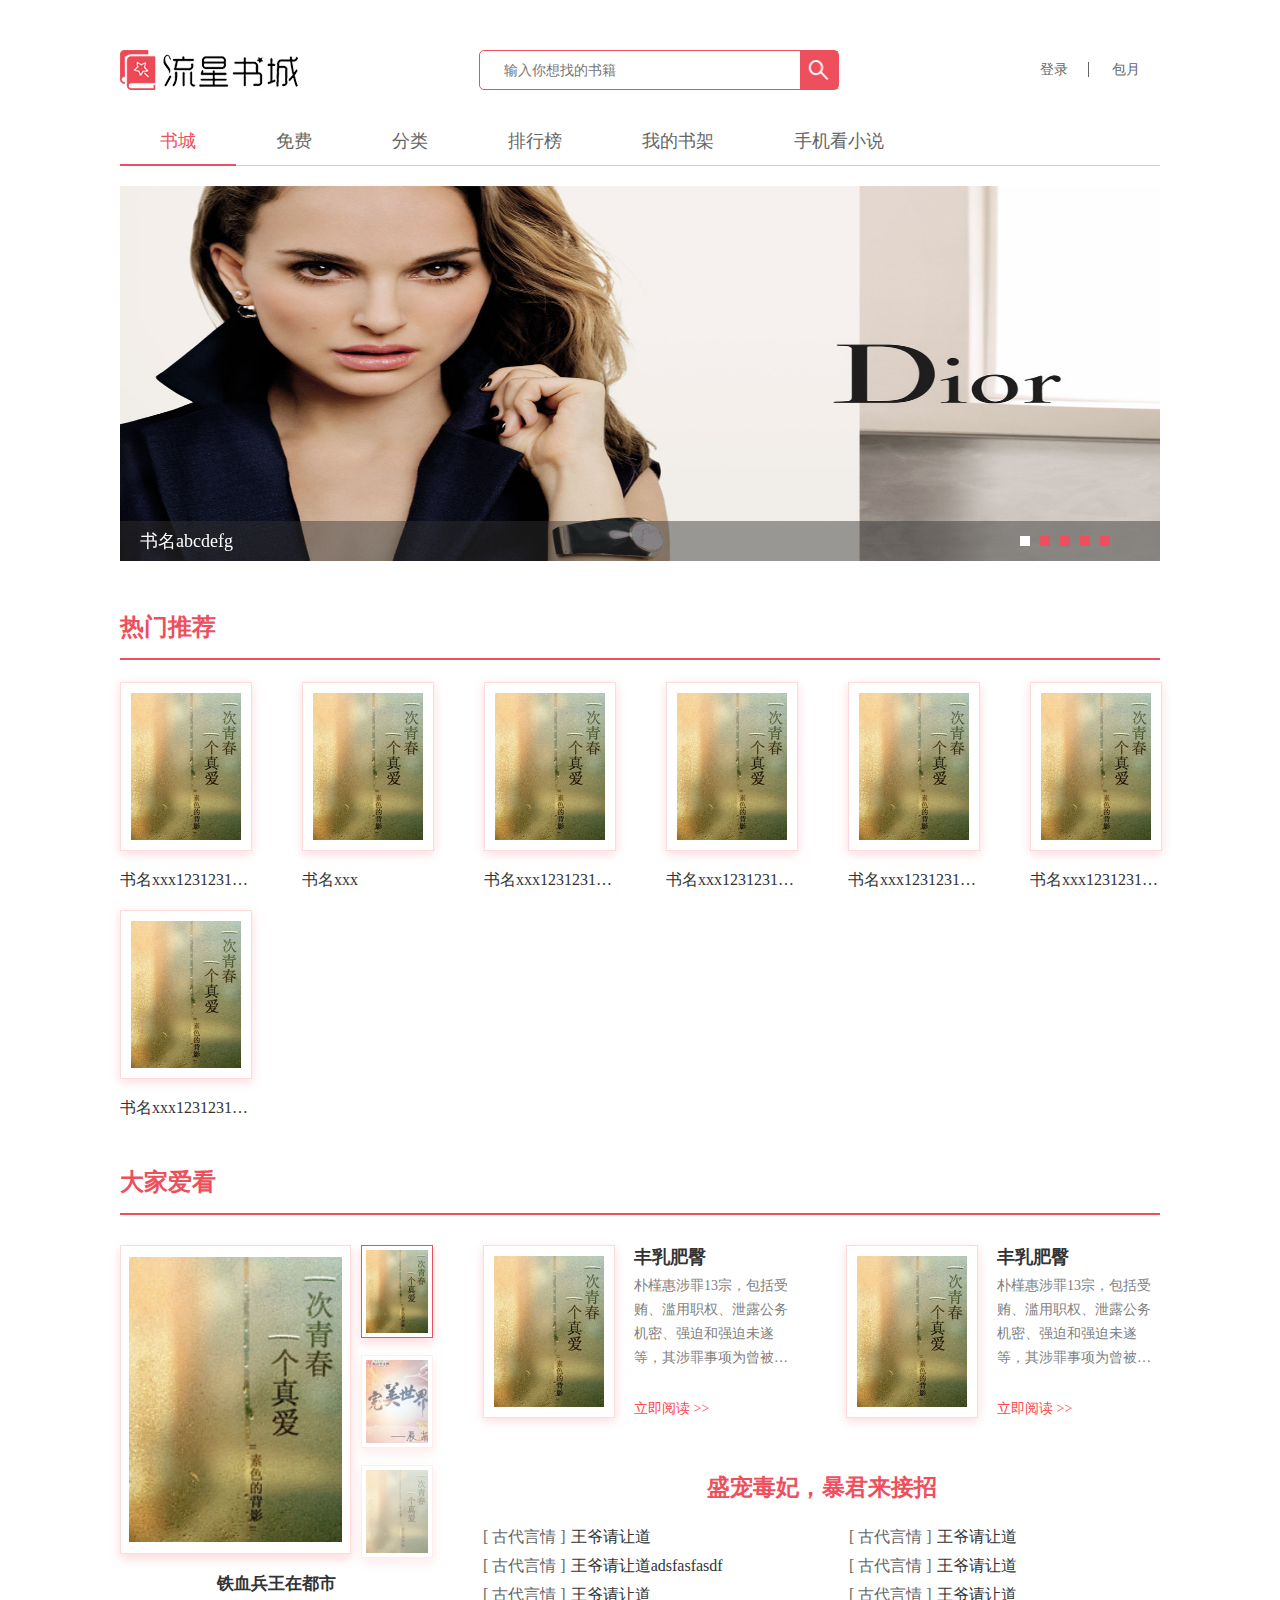
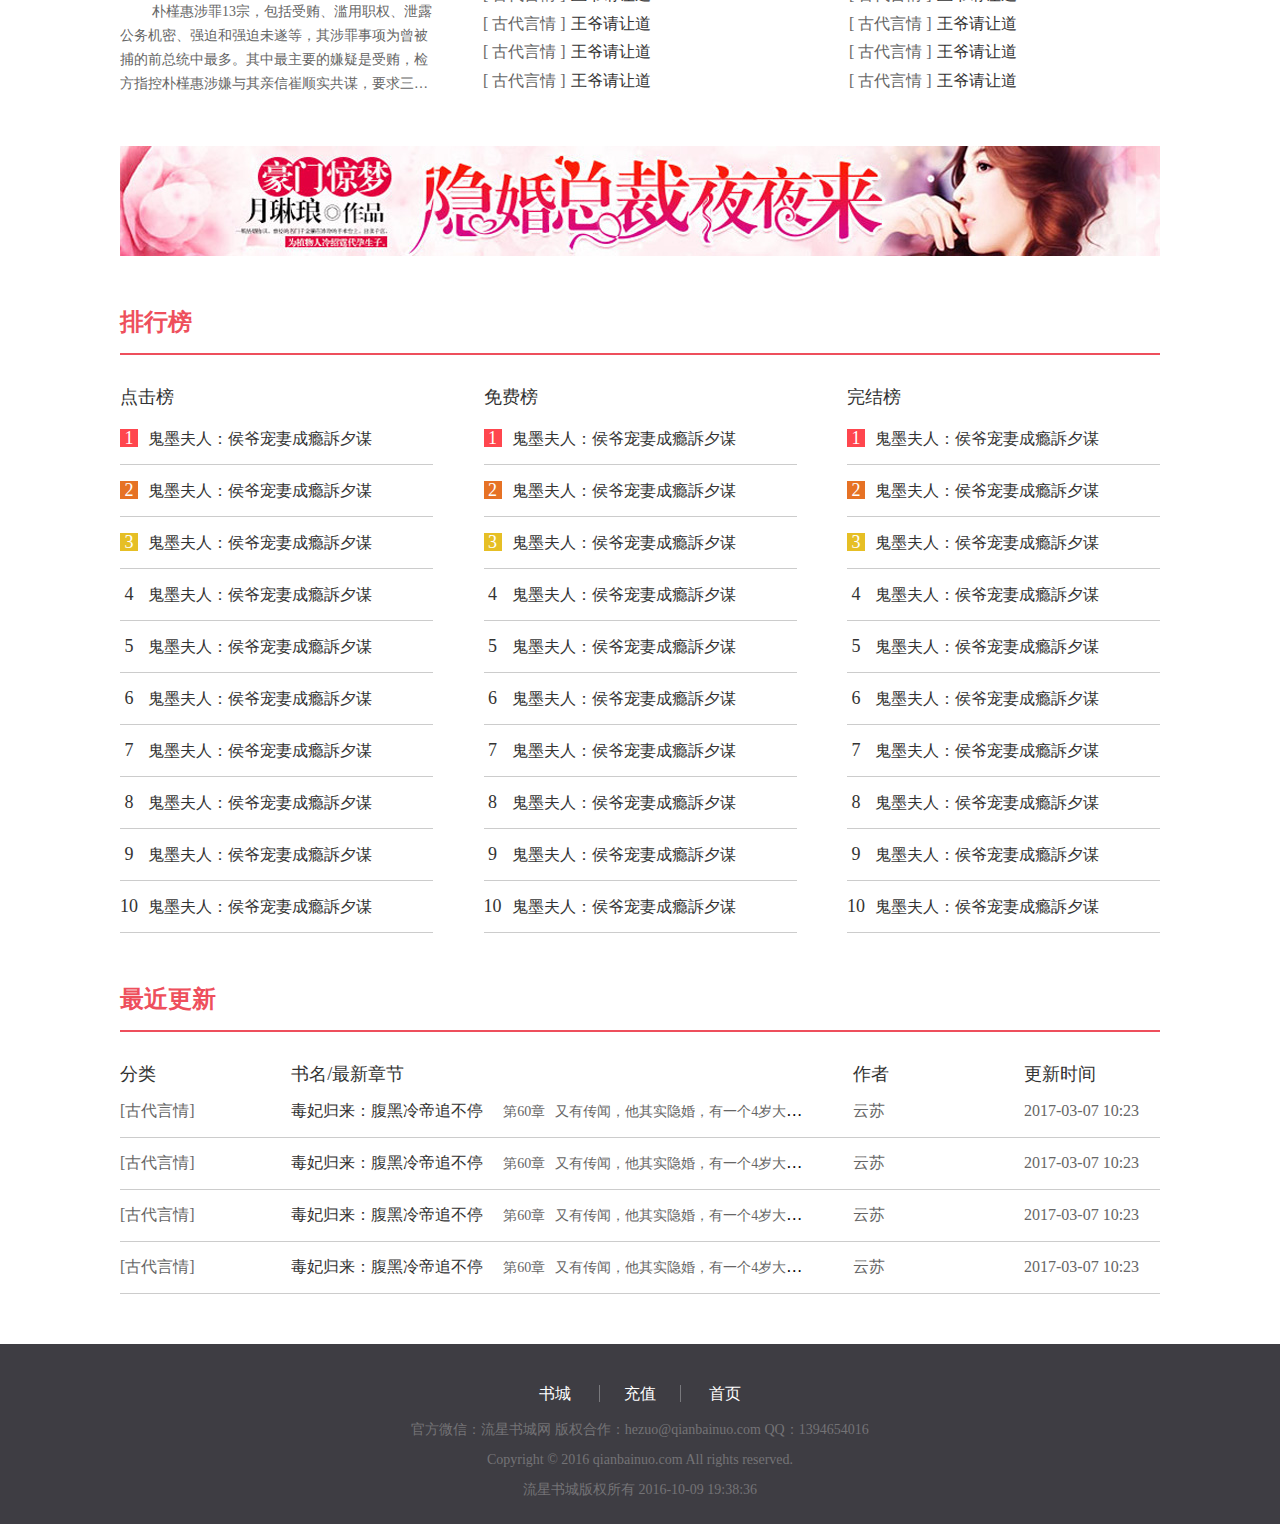
<file: index.html>
<!DOCTYPE html>
<html lang="en">

<head>
    <meta charset="UTF-8">
    <title>流星书城-首页</title>

    <link rel="stylesheet" href="css/index.css">
    <link rel="stylesheet" href="css/reset.css">
    <script src="js/jquery-1.11.3.min.js"></script>
    <script src="js/swipeSlide.min.js"></script>
    <script src="js/js.js"></script>
</head>

<body>
    <header class="header">
        <img class="logo" src="images/logo.jpg" alt="">
        <div class="search-container">
            <input type="text" class="search" placeholder="输入你想找的书籍">
            <img class="search-btn" src="images/searchBtn.jpg" alt="">
        </div>
        <div class="login-container">
            <a href="#" class="login" style="border-right:1px solid #666">登录</a>
            <a href="" class="monthly">包月</a>
        </div>
    </header>
    <nav class="nav">
        <a href="index.html" class="nav-choose">书城</a>
        <a href="free.html">免费</a>
        <a href="category.html">分类</a>
        <a href="rank.html">排行榜</a>
        <a href="bookshelf.html">我的书架</a>
        <a href="mobile.html">手机看小说</a>
    </nav>
    <div class="banner">
        <div class="slide" id="slide3">
            <ul>
                <li>
                    <a href="">
                        <img src="images/lunbo1.jpg" alt="">
                    </a>
                </li>
                <li>
                    <a href="">
                        <img src="images/lunbo2.jpg" alt="">
                    </a>
                </li>
                <li>
                    <a href="">
                        <img src="images/lunbo3.jpg" alt="">
                    </a>
                </li>
                <li>
                    <a href="">
                        <img src="images/lunbo4.jpg" alt="">
                    </a>
                </li>
                <li>
                    <a href="">
                        <img src="images/lunbo5.jpg" alt="">
                    </a>
                </li>
            </ul>
            <div class="dot">
                <span></span>
                <span></span>
                <span></span>
                <span></span>
                <span></span>
            </div>
        </div>
        <div class="slide-title">
            <p class="slideTitle">书名abcdefg</p>
        </div>
    </div>
    <div class="content-container">
        <div class="content-title">
            <span class="contentTitle">热门推荐</span>
<!--
            <div class="content-nav">
                <span class="content-nav-choose">古代言情</span>
                <span>仙侠奇缘</span>
                <span>现代言情</span>
                <span>浪漫青春</span>
                <span>玄幻言情</span>
                <span>悬疑灵异</span>
                <span>科幻空间</span>
                <span style="border:none;">游戏竞技</span>
            </div>
-->
        </div>
        <div class="content">
            <div class="bookModule">
                <a href="detail.html"><img class="bookPic" src="images/book.jpg" alt=""></a>
                <a href="">
                    <p class="bookName">书名xxx12312312312312312123</p>
                </a>
            </div>
            <div class="bookModule">
                <a href=""><img class="bookPic" src="images/book.jpg" alt=""></a>
                <a href="">
                    <p class="bookName">书名xxx</p>
                </a>
            </div>
            <div class="bookModule">
                <a href=""><img class="bookPic" src="images/book.jpg" alt=""></a>
                <a href="">
                    <p class="bookName">书名xxx12312312312312312123</p>
                </a>
            </div>
            <div class="bookModule">
                <a href=""><img class="bookPic" src="images/book.jpg" alt=""></a>
                <a href="">
                    <p class="bookName">书名xxx12312312312312312123</p>
                </a>
            </div>
            <div class="bookModule">
                <a href=""><img class="bookPic" src="images/book.jpg" alt=""></a>
                <a href="">
                    <p class="bookName">书名xxx12312312312312312123</p>
                </a>
            </div>
            <div class="bookModule">
                <a href=""><img class="bookPic" src="images/book.jpg" alt=""></a>
                <a href="">
                    <p class="bookName">书名xxx12312312312312312123</p>
                </a>
            </div>
            <div class="bookModule">
                <a href=""><img class="bookPic" src="images/book.jpg" alt=""></a>
                <a href="">
                    <p class="bookName">书名xxx12312312312312312123</p>
                </a>
            </div>
        </div>
    </div>
    <div class="content-container">
        <div class="content-title">
            <span class="contentTitle">大家爱看</span>
        </div>
        <div class="content">
            <div class="content-leftWrap">
                <div class="content-leftWrap-t">
                    <a href=""><img src="images/book.jpg" alt="" class="showBigPic"></a>
                    <div class="littlePics">
                        <img class="bookChoose" src="images/book.jpg" alt="">
                        <img src="images/book2.jpg" alt="">
                        <img src="images/book.jpg" alt="">
                    </div>
                </div>
                <div class="content-leftWrap-b">
                    <p class="title">铁血兵王在都市</p>
                    <a href="">
                        <p class="article">朴槿惠涉罪13宗，包括受贿、滥用职权、泄露公务机密、强迫和强迫未遂等，其涉罪事项为曾被捕的前总统中最多。其中最主要的嫌疑是受贿，检方指控朴槿惠涉嫌与其亲信崔顺实共谋，要求三星向崔顺实、Mir财团和K体育财团、由崔顺实外甥女张某运营的韩国冬季体育英才中心提供约298亿韩元(约合人民币1.83亿元)。</p>
                    </a>
                </div>
            </div>
            <div class="content-rightWrap">
                <div class="content-rightWrap-t">
                    <div class="picAndArticle">
                        <img src="images/book.jpg" class="bookPic" alt="">
                        <div class="bookDetail">
                            <p class="title">丰乳肥臀</p>
                            <a href="">
                                <p class="article">朴槿惠涉罪13宗，包括受贿、滥用职权、泄露公务机密、强迫和强迫未遂等，其涉罪事项为曾被捕的前总统中最多。其中最主要的嫌疑是受贿，检方指控朴槿惠涉嫌与其亲信崔顺实共谋，要求三星向崔顺实、Mir财团和K体育财团、由崔顺实外甥女张某运营的韩国冬季体育英才中心提供约298亿韩元(约合人民币1.83亿元)。</p>
                            </a>
                            <a href="" class="readNow">立即阅读 >></a>
                        </div>
                    </div>
                    <div class="picAndArticle">
                        <img src="images/book.jpg" class="bookPic" alt="">
                        <div class="bookDetail">
                            <p class="title">丰乳肥臀</p>
                            <a href="">
                                <p class="article">朴槿惠涉罪13宗，包括受贿、滥用职权、泄露公务机密、强迫和强迫未遂等，其涉罪事项为曾被捕的前总统中最多。其中最主要的嫌疑是受贿，检方指控朴槿惠涉嫌与其亲信崔顺实共谋，要求三星向崔顺实、Mir财团和K体育财团、由崔顺实外甥女张某运营的韩国冬季体育英才中心提供约298亿韩元(约合人民币1.83亿元)。</p>
                            </a>
                            <a href="" class="readNow">立即阅读 >></a>
                        </div>
                    </div>
                </div>
                <div class="content-rightWrap-b">
                    <p class="bigTitle">盛宠毒妃，暴君来接招</p>
                    <div class="titleWrap">
                        <div class="titleContainer">
                            <p><span><a href="">[ 古代言情 ]</a></span><a href="">王爷请让道</a></p>
                            <p><span><a href="">[ 古代言情 ]</a></span><a href="">王爷请让道adsfasfasdf</a></p>
                            <p><span><a href="">[ 古代言情 ]</a></span><a href="">王爷请让道</a></p>
                            <p><span><a href="">[ 古代言情 ]</a></span><a href="">王爷请让道</a></p>
                            <p><span><a href="">[ 古代言情 ]</a></span><a href="">王爷请让道</a></p>
                            <p><span><a href="">[ 古代言情 ]</a></span><a href="">王爷请让道</a></p>
                        </div>
                        <div class="titleContainer">
                            <p><span><a href="">[ 古代言情 ]</a></span><a href="">王爷请让道</a></p>
                            <p><span><a href="">[ 古代言情 ]</a></span><a href="">王爷请让道</a></p>
                            <p><span><a href="">[ 古代言情 ]</a></span><a href="">王爷请让道</a></p>
                            <p><span><a href="">[ 古代言情 ]</a></span><a href="">王爷请让道</a></p>
                            <p><span><a href="">[ 古代言情 ]</a></span><a href="">王爷请让道</a></p>
                            <p><span><a href="">[ 古代言情 ]</a></span><a href="">王爷请让道</a></p>
                        </div>
                    </div>
                </div>
            </div>
        </div>
    </div>
    <a href=""><img src="images/illustration1.jpg" style="display:block;margin:0 auto;" alt=""></a>
    <div class="content-container">
        <div class="content-title">
            <span class="contentTitle">排行榜</span>
        </div>
        <div class="content">
            <div class="rank-container">
                <div class="rankList">
                    <p class="title">点击榜</p>
                    <p class="rank"><span>1</span><a href="">鬼墨夫人：侯爷宠妻成瘾訴夕谋</a></p>
                    <p class="rank"><span>2</span><a href="">鬼墨夫人：侯爷宠妻成瘾訴夕谋</a></p>
                    <p class="rank"><span>3</span><a href="">鬼墨夫人：侯爷宠妻成瘾訴夕谋</a></p>
                    <p class="rank"><span>4</span><a href="">鬼墨夫人：侯爷宠妻成瘾訴夕谋</a></p>
                    <p class="rank"><span>5</span><a href="">鬼墨夫人：侯爷宠妻成瘾訴夕谋</a></p>
                    <p class="rank"><span>6</span><a href="">鬼墨夫人：侯爷宠妻成瘾訴夕谋</a></p>
                    <p class="rank"><span>7</span><a href="">鬼墨夫人：侯爷宠妻成瘾訴夕谋</a></p>
                    <p class="rank"><span>8</span><a href="">鬼墨夫人：侯爷宠妻成瘾訴夕谋</a></p>
                    <p class="rank"><span>9</span><a href="">鬼墨夫人：侯爷宠妻成瘾訴夕谋</a></p>
                    <p class="rank"><span>10</span><a href="">鬼墨夫人：侯爷宠妻成瘾訴夕谋</a></p>
                </div>
            </div>
            <div class="rank-container">
                <div class="rankList">
                    <p class="title">免费榜</p>
                    <p class="rank"><span>1</span><a href="">鬼墨夫人：侯爷宠妻成瘾訴夕谋</a></p>
                    <p class="rank"><span>2</span><a href="">鬼墨夫人：侯爷宠妻成瘾訴夕谋</a></p>
                    <p class="rank"><span>3</span><a href="">鬼墨夫人：侯爷宠妻成瘾訴夕谋</a></p>
                    <p class="rank"><span>4</span><a href="">鬼墨夫人：侯爷宠妻成瘾訴夕谋</a></p>
                    <p class="rank"><span>5</span><a href="">鬼墨夫人：侯爷宠妻成瘾訴夕谋</a></p>
                    <p class="rank"><span>6</span><a href="">鬼墨夫人：侯爷宠妻成瘾訴夕谋</a></p>
                    <p class="rank"><span>7</span><a href="">鬼墨夫人：侯爷宠妻成瘾訴夕谋</a></p>
                    <p class="rank"><span>8</span><a href="">鬼墨夫人：侯爷宠妻成瘾訴夕谋</a></p>
                    <p class="rank"><span>9</span><a href="">鬼墨夫人：侯爷宠妻成瘾訴夕谋</a></p>
                    <p class="rank"><span>10</span><a href="">鬼墨夫人：侯爷宠妻成瘾訴夕谋</a></p>
                </div>
            </div>
            <div class="rank-container">
                <div class="rankList">
                    <p class="title">完结榜</p>
                    <p class="rank"><span>1</span><a href="">鬼墨夫人：侯爷宠妻成瘾訴夕谋</a></p>
                    <p class="rank"><span>2</span><a href="">鬼墨夫人：侯爷宠妻成瘾訴夕谋</a></p>
                    <p class="rank"><span>3</span><a href="">鬼墨夫人：侯爷宠妻成瘾訴夕谋</a></p>
                    <p class="rank"><span>4</span><a href="">鬼墨夫人：侯爷宠妻成瘾訴夕谋</a></p>
                    <p class="rank"><span>5</span><a href="">鬼墨夫人：侯爷宠妻成瘾訴夕谋</a></p>
                    <p class="rank"><span>6</span><a href="">鬼墨夫人：侯爷宠妻成瘾訴夕谋</a></p>
                    <p class="rank"><span>7</span><a href="">鬼墨夫人：侯爷宠妻成瘾訴夕谋</a></p>
                    <p class="rank"><span>8</span><a href="">鬼墨夫人：侯爷宠妻成瘾訴夕谋</a></p>
                    <p class="rank"><span>9</span><a href="">鬼墨夫人：侯爷宠妻成瘾訴夕谋</a></p>
                    <p class="rank"><span>10</span><a href="">鬼墨夫人：侯爷宠妻成瘾訴夕谋</a></p>
                </div>
            </div>
        </div>
    </div>
    </div>
    <div class="content-container">
        <div class="content-title">
            <span class="contentTitle">最近更新</span>
        </div>
        <div class="content">
            <div class="update-listWrap">
                <p class="titleContainer">
                    <span class="title" style="width:130px;">分类</span>
                    <span class="title" style="width:520px;">书名/最新章节</span>
                    <span class="title" style="width:130px;">作者</span>
                    <span class="title" style="width:136px;">更新时间</span>
                </p>
                <div class="update-list">
                    <a href="">
                        <p class="category">[古代言情]</p>
                    </a>
                    <p class="bookname"><a href="" class="name">毒妃归来：腹黑冷帝追不停</a><a href=""><span class="section">第60章</span><span class="article">又有传闻，他其实隐婚，有一个4岁大的女儿。</span></a></p>
                    <a href="">
                        <p class="author">云苏</p>
                    </a>
                    <p class="update"><span>2017-03-07</span> <span>10:23</span></p>
                </div>
                <div class="update-list">
                    <a href="">
                        <p class="category">[古代言情]</p>
                    </a>
                    <p class="bookname"><a href="" class="name">毒妃归来：腹黑冷帝追不停</a><a href=""><span class="section">第60章</span><span class="article">又有传闻，他其实隐婚，有一个4岁大的女儿。</span></a></p>
                    <a href="">
                        <p class="author">云苏</p>
                    </a>
                    <p class="update"><span>2017-03-07</span> <span>10:23</span></p>
                </div>
                <div class="update-list">
                    <a href="">
                        <p class="category">[古代言情]</p>
                    </a>
                    <p class="bookname"><a href="" class="name">毒妃归来：腹黑冷帝追不停</a><a href=""><span class="section">第60章</span><span class="article">又有传闻，他其实隐婚，有一个4岁大的女儿。</span></a></p>
                    <a href="">
                        <p class="author">云苏</p>
                    </a>
                    <p class="update"><span>2017-03-07</span> <span>10:23</span></p>
                </div>
                <div class="update-list">
                    <a href="">
                        <p class="category">[古代言情]</p>
                    </a>
                    <p class="bookname"><a href="" class="name">毒妃归来：腹黑冷帝追不停</a><a href=""><span class="section">第60章</span><span class="article">又有传闻，他其实隐婚，有一个4岁大的女儿。</span></a></p>
                    <a href="">
                        <p class="author">云苏</p>
                    </a>
                    <p class="update"><span>2017-03-07</span> <span>10:23</span></p>
                </div>
            </div>

        </div>
    </div>
    <div class="footer">
        <div class="footerNav">
            <a href="">书城</a>
            <a href="">充值</a>
            <a href="">首页</a>
        </div>
        <p>
            <span>官方微信：流星书城网</span>
            <span>版权合作：hezuo@qianbainuo.com</span>
            <span>QQ：1394654016</span>
        </p>
        <p>Copyright © 2016 qianbainuo.com All rights reserved.</p>
        <p>流星书城版权所有 2016-10-09 19:38:36</p>
    </div>






    <script>
        $(document).ready(function () {
            /*轮播图*/
            $('#slide3').swipeSlide({
                continuousScroll: true,
                speed: 3000,
                transitionType: 'cubic-bezier(0.22, 0.69, 0.72, 0.88)',
                firstCallback: function (i, sum, me) {
                    me.find('.dot').children().first().addClass('cur');
                },
                callback: function (i, sum, me) {
                    me.find('.dot').children().eq(i).addClass('cur').siblings().removeClass('cur');
                    /*===========书名修改=============*/
                    $('.slideTitle').html('书名:' + Date());
                }
            });
            /*图片tab切换*/
            $('.littlePics img').click(function () {
                var imgSrc = $(this).attr('src');
                $('.littlePics img').removeClass('bookChoose');
                $(this).addClass('bookChoose');
                $('.showBigPic').attr('src', imgSrc);
            });
        });
    </script>
</body>

</html>
</file>
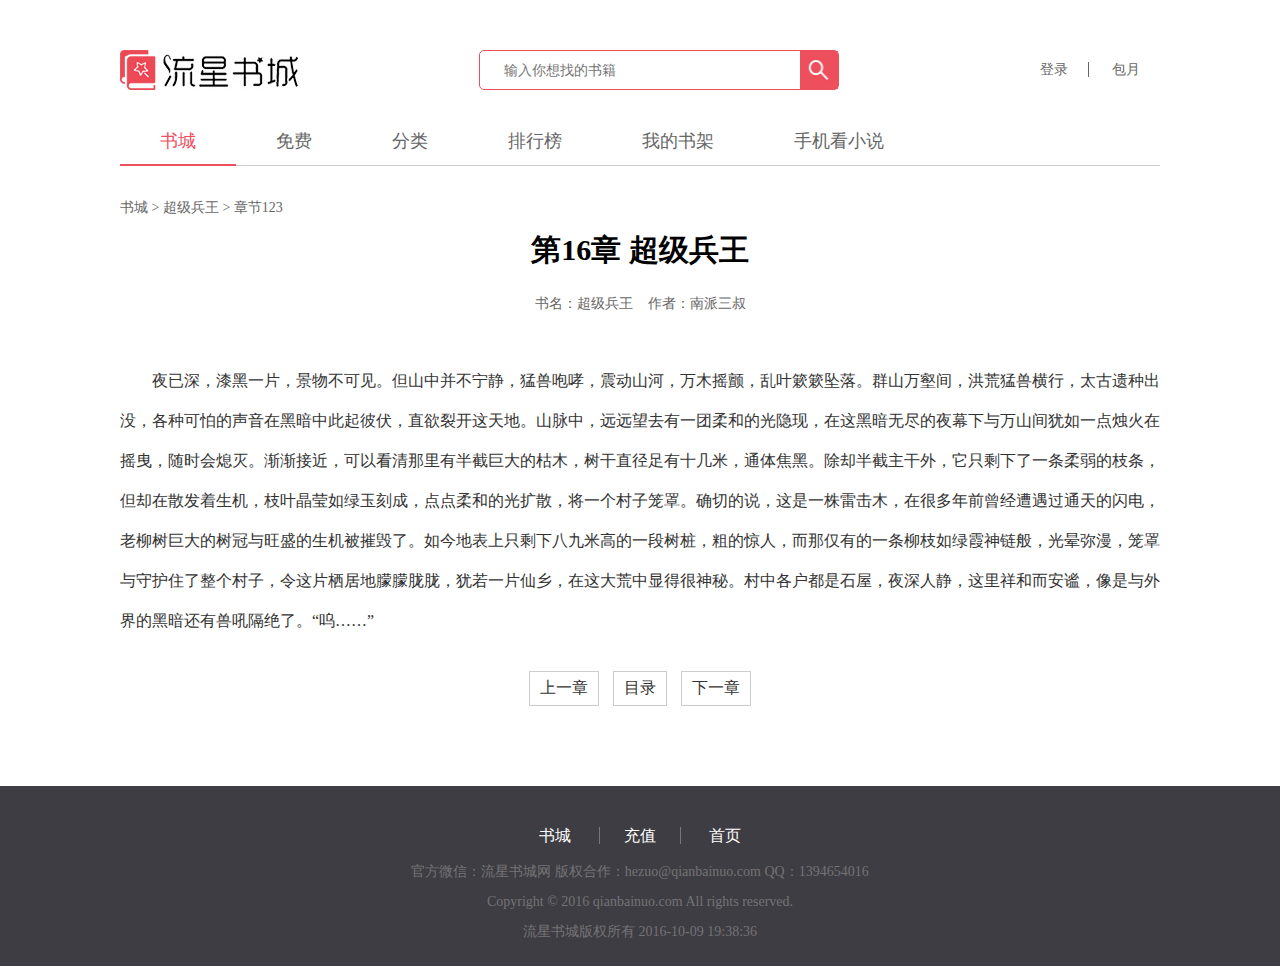
<file: article.html>
<!DOCTYPE html>
<html lang="en">

<head>
    <meta charset="UTF-8">
    <title>流星书城-文章</title>

    <link rel="stylesheet" href="css/article.css">
    <link rel="stylesheet" href="css/reset.css">
    <script src="js/jquery-1.11.3.min.js"></script>
    <script src="js/swipeSlide.min.js"></script>
    <script src="js/js.js"></script>
</head>

<body>
    <header class="header">
        <img class="logo" src="images/logo.jpg" alt="">
        <div class="search-container">
            <input type="text" class="search" placeholder="输入你想找的书籍">
            <img class="search-btn" src="images/searchBtn.jpg" alt="">
        </div>
        <div class="login-container">
            <a href="#" class="login" style="border-right:1px solid #666">登录</a>
            <a href="" class="monthly">包月</a>
        </div>
    </header>
    <nav class="nav">
        <a href="index.html" class="nav-choose">书城</a>
        <a href="free.html">免费</a>
        <a href="category.html">分类</a>
        <a href="rank.html">排行榜</a>
        <a href="bookshelf.html">我的书架</a>
        <a href="mobile.html">手机看小说</a>
    </nav>
    <div class="content-container">
        <div class="content">
            <p class="step"><a href="" id="step1">书城</a> > <a href="" id="step2">超级兵王</a> > <a href="" id="step3">章节123</a></p>
            <p class="title">第16章 超级兵王</p>
            <p class="artInfo">书名：<span class="section">超级兵王</span>作者：<span class="author">南派三叔</span></p>
            <article class="article">夜已深，漆黑一片，景物不可见。但山中并不宁静，猛兽咆哮，震动山河，万木摇颤，乱叶簌簌坠落。群山万壑间，洪荒猛兽横行，太古遗种出没，各种可怕的声音在黑暗中此起彼伏，直欲裂开这天地。山脉中，远远望去有一团柔和的光隐现，在这黑暗无尽的夜幕下与万山间犹如一点烛火在摇曳，随时会熄灭。渐渐接近，可以看清那里有半截巨大的枯木，树干直径足有十几米，通体焦黑。除却半截主干外，它只剩下了一条柔弱的枝条，但却在散发着生机，枝叶晶莹如绿玉刻成，点点柔和的光扩散，将一个村子笼罩。确切的说，这是一株雷击木，在很多年前曾经遭遇过通天的闪电，老柳树巨大的树冠与旺盛的生机被摧毁了。如今地表上只剩下八九米高的一段树桩，粗的惊人，而那仅有的一条柳枝如绿霞神链般，光晕弥漫，笼罩与守护住了整个村子，令这片栖居地朦朦胧胧，犹若一片仙乡，在这大荒中显得很神秘。村中各户都是石屋，夜深人静，这里祥和而安谧，像是与外界的黑暗还有兽吼隔绝了。“呜……”</article>
            <p class="buttonWrap">
                <span class="up">上一章</span>
                <span class="menu"><a href="detail.html">目录</a></span>
                <span class="down">下一章</span>
            </p>
        </div>
    </div>

    <div class="footer">
        <div class="footerNav">
            <a href="">书城</a>
            <a href="">充值</a>
            <a href="">首页</a>
        </div>
        <p>
            <span>官方微信：流星书城网</span>
            <span>版权合作：hezuo@qianbainuo.com</span>
            <span>QQ：1394654016</span>
        </p>
        <p>Copyright © 2016 qianbainuo.com All rights reserved.</p>
        <p>流星书城版权所有 2016-10-09 19:38:36</p>
    </div>

    <script>
        $(".buttonWrap .up").on('click', function () {
            $.ajax({
                type: "get",
                url: "",
                success: function () {

                }
            });
        });
        $(".buttonWrap .down").on('click', function () {
            $.ajax({
                type: "get",
                url: "",
                success: function () {

                }
            });
        });
    </script>
</body>

</html>
</file>
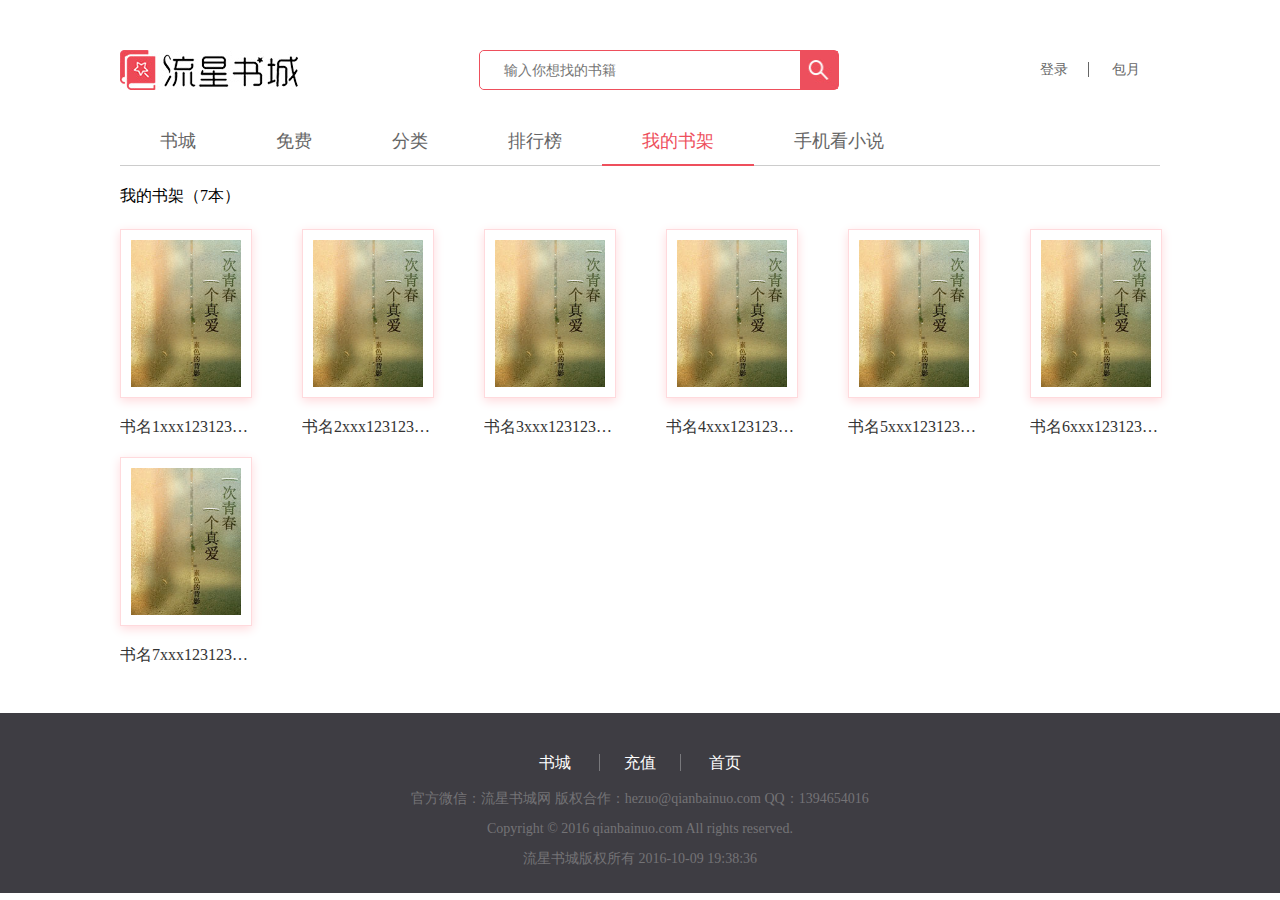
<file: bookshelf.html>
<!DOCTYPE html>
<html lang="en">

<head>
    <meta charset="UTF-8">
    <title>流星书城-书架</title>

    <link rel="stylesheet" href="css/bookshelf.css">
    <link rel="stylesheet" href="css/reset.css">
    <script src="js/jquery-1.11.3.min.js"></script>
    <script src="js/js.js"></script>

</head>

<body>
    <header class="header">
        <img class="logo" src="images/logo.jpg" alt="">
        <div class="search-container">
            <input type="text" class="search" placeholder="输入你想找的书籍">
            <img class="search-btn" src="images/searchBtn.jpg" alt="">
        </div>
        <div class="login-container">
            <a href="#" class="login" style="border-right:1px solid #666">登录</a>
            <a href="" class="monthly">包月</a>
        </div>
    </header>
    <nav class="nav">
        <a href="index.html">书城</a>
        <a href="free.html">免费</a>
        <a href="category.html">分类</a>
        <a href="rank.html">排行榜</a>
        <a href="bookshelf.html" class="nav-choose">我的书架</a>
        <a href="mobile.html">手机看小说</a>
    </nav>

    <div class="content-container">
        <p class="bookshelfTitle">我的书架（<span id="bookNum"></span>本）</p>
        <div class="content">
            <div class="bookModule">
                <a href=""><img class="bookPic" src="images/book.jpg" alt=""></a>
                <div class="del">x</div>
                <a href="">
                    <p class="bookName">书名1xxx12312312312312312123</p>
                </a>
            </div>
            <div class="bookModule">
                <a href=""><img class="bookPic" src="images/book.jpg" alt=""></a>
                <div class="del">x</div>
                <a href="">
                    <p class="bookName">书名2xxx12312312312312312123</p>
                </a>
            </div>
            <div class="bookModule">
                <a href=""><img class="bookPic" src="images/book.jpg" alt=""></a>
                <div class="del">x</div>
                <a href="">
                    <p class="bookName">书名3xxx12312312312312312123</p>
                </a>
            </div>
            <div class="bookModule">
                <a href=""><img class="bookPic" src="images/book.jpg" alt=""></a>
                <div class="del">x</div>
                <a href="">
                    <p class="bookName">书名4xxx12312312312312312123</p>
                </a>
            </div>
            <div class="bookModule">
                <a href=""><img class="bookPic" src="images/book.jpg" alt=""></a>
                <div class="del">x</div>
                <a href="">
                    <p class="bookName">书名5xxx12312312312312312123</p>
                </a>
            </div>
            <div class="bookModule">
                <a href=""><img class="bookPic" src="images/book.jpg" alt=""></a>
                <div class="del">x</div>
                <a href="">
                    <p class="bookName">书名6xxx12312312312312312123</p>
                </a>
            </div>
            <div class="bookModule">
                <a href=""><img class="bookPic" src="images/book.jpg" alt=""></a>
                <div class="del">x</div>
                <a href="">
                    <p class="bookName">书名7xxx12312312312312312123</p>
                </a>
            </div>
        </div>
        <img src="images/nobook.jpg" width=139 height=171 class="nobook" style="display:none;margin:130px auto 50px;" alt="">
        <p class="nobook" style="text-align:center;display:none"><a href="index.html" style="color:#ee4f5c">去书城看看 >></a></p>
    </div>

    <div class="footer">
        <div class="footerNav">
            <a href="">书城</a>
            <a href="">充值</a>
            <a href="">首页</a>
        </div>
        <p>
            <span>官方微信：流星书城网</span>
            <span>版权合作：hezuo@qianbainuo.com</span>
            <span>QQ：1394654016</span>
        </p>
        <p>Copyright © 2016 qianbainuo.com All rights reserved.</p>
        <p>流星书城版权所有 2016-10-09 19:38:36</p>
    </div>

    <script>
        $(document).ready(function () {
            //书架书籍数量初始化
            var num = $(".content").children().length;
            $(".bookshelfTitle #bookNum").html(num);
            //删除书架上的书籍
            $(".content .bookModule").hover(function () {
                $(this).find(".del").show();
            }, function () {
                $(this).find(".del").hide();
            });
            $(".content").delegate(".del", "click", function () {
                $(this).parent().remove();
                num = $(".content").children().length;
                $(".bookshelfTitle #bookNum").html(num);
                if(num==0){
                    $(".nobook").css({
                        display:"block"
                    });
                }
            });
        });
    </script>
</body>

</html>
</file>
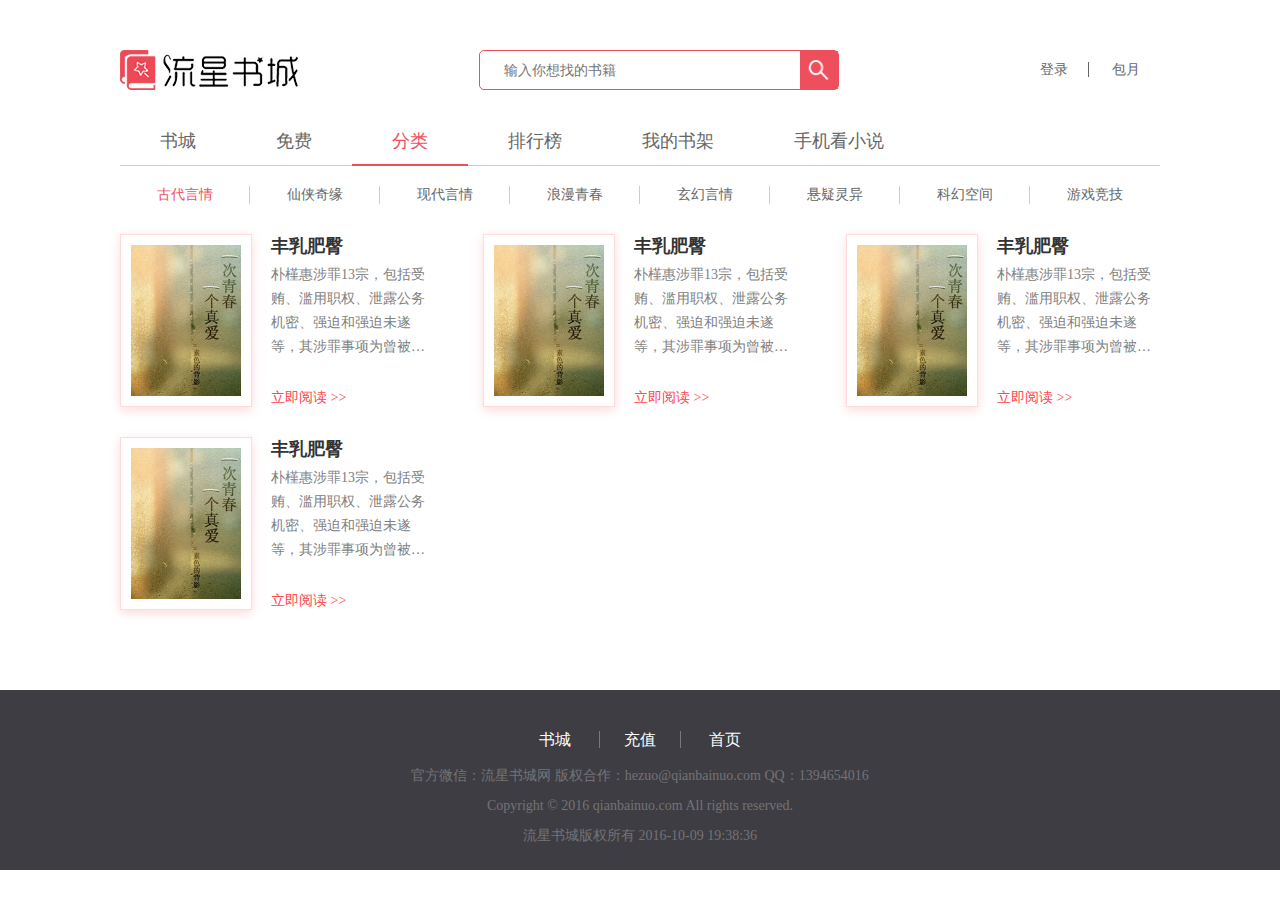
<file: category.html>
<!DOCTYPE html>
<html lang="en">

<head>
    <meta charset="UTF-8">
    <title>流星书城-免费</title>

    <link rel="stylesheet" href="css/free.css">
    <link rel="stylesheet" href="css/reset.css">
    <script src="js/jquery-1.11.3.min.js"></script>
    <script src="js/js.js"></script>
</head>

<body>
    <header class="header">
        <img class="logo" src="images/logo.jpg" alt="">
        <div class="search-container">
            <input type="text" class="search" placeholder="输入你想找的书籍">
            <img class="search-btn" src="images/searchBtn.jpg" alt="">
        </div>
        <div class="login-container">
            <a href="#" class="login" style="border-right:1px solid #666">登录</a>
            <a href="" class="monthly">包月</a>
        </div>
    </header>
    <nav class="nav">
        <a href="index.html">书城</a>
        <a href="free.html">免费</a>
        <a href="category.html" class="nav-choose">分类</a>
        <a href="rank.html">排行榜</a>
        <a href="bookshelf.html">我的书架</a>
        <a href="mobile.html">手机看小说</a>
    </nav>
    <div class="content-container">
        <div class="content-nav">
            <span class="content-nav-choose">古代言情</span>
            <span>仙侠奇缘</span>
            <span>现代言情</span>
            <span>浪漫青春</span>
            <span>玄幻言情</span>
            <span>悬疑灵异</span>
            <span>科幻空间</span>
            <span style="border:none;">游戏竞技</span>
        </div>
        <div class="content">
            <div class="picAndArticle-container">
                <div class="picAndArticle">
                    <img src="images/book.jpg" class="bookPic" alt="">
                    <div class="bookDetail">
                        <p class="title">丰乳肥臀</p>
                        <a href="">
                            <p class="article">朴槿惠涉罪13宗，包括受贿、滥用职权、泄露公务机密、强迫和强迫未遂等，其涉罪事项为曾被捕的前总统中最多。其中最主要的嫌疑是受贿，检方指控朴槿惠涉嫌与其亲信崔顺实共谋，要求三星向崔顺实、Mir财团和K体育财团、由崔顺实外甥女张某运营的韩国冬季体育英才中心提供约298亿韩元(约合人民币1.83亿元)。</p>
                        </a>
                        <a href="" class="readNow">立即阅读 >></a>
                    </div>
                </div>
            </div>
            <div class="picAndArticle-container">
                <div class="picAndArticle">
                    <img src="images/book.jpg" class="bookPic" alt="">
                    <div class="bookDetail">
                        <p class="title">丰乳肥臀</p>
                        <a href="">
                            <p class="article">朴槿惠涉罪13宗，包括受贿、滥用职权、泄露公务机密、强迫和强迫未遂等，其涉罪事项为曾被捕的前总统中最多。其中最主要的嫌疑是受贿，检方指控朴槿惠涉嫌与其亲信崔顺实共谋，要求三星向崔顺实、Mir财团和K体育财团、由崔顺实外甥女张某运营的韩国冬季体育英才中心提供约298亿韩元(约合人民币1.83亿元)。</p>
                        </a>
                        <a href="" class="readNow">立即阅读 >></a>
                    </div>
                </div>
            </div>
            <div class="picAndArticle-container">
                <div class="picAndArticle">
                    <img src="images/book.jpg" class="bookPic" alt="">
                    <div class="bookDetail">
                        <p class="title">丰乳肥臀</p>
                        <a href="">
                            <p class="article">朴槿惠涉罪13宗，包括受贿、滥用职权、泄露公务机密、强迫和强迫未遂等，其涉罪事项为曾被捕的前总统中最多。其中最主要的嫌疑是受贿，检方指控朴槿惠涉嫌与其亲信崔顺实共谋，要求三星向崔顺实、Mir财团和K体育财团、由崔顺实外甥女张某运营的韩国冬季体育英才中心提供约298亿韩元(约合人民币1.83亿元)。</p>
                        </a>
                        <a href="" class="readNow">立即阅读 >></a>
                    </div>
                </div>
            </div>
            <div class="picAndArticle-container">
                <div class="picAndArticle">
                    <img src="images/book.jpg" class="bookPic" alt="">
                    <div class="bookDetail">
                        <p class="title">丰乳肥臀</p>
                        <a href="">
                            <p class="article">朴槿惠涉罪13宗，包括受贿、滥用职权、泄露公务机密、强迫和强迫未遂等，其涉罪事项为曾被捕的前总统中最多。其中最主要的嫌疑是受贿，检方指控朴槿惠涉嫌与其亲信崔顺实共谋，要求三星向崔顺实、Mir财团和K体育财团、由崔顺实外甥女张某运营的韩国冬季体育英才中心提供约298亿韩元(约合人民币1.83亿元)。</p>
                        </a>
                        <a href="" class="readNow">立即阅读 >></a>
                    </div>
                </div>
            </div>
        </div>
    </div>

    <div class="footer">
        <div class="footerNav">
            <a href="">书城</a>
            <a href="">充值</a>
            <a href="">首页</a>
        </div>
        <p>
            <span>官方微信：流星书城网</span>
            <span>版权合作：hezuo@qianbainuo.com</span>
            <span>QQ：1394654016</span>
        </p>
        <p>Copyright © 2016 qianbainuo.com All rights reserved.</p>
        <p>流星书城版权所有 2016-10-09 19:38:36</p>
    </div>
    <script>
        $(".content-container .content-nav span").on("click",function(){
//            console.log($(this).index())
            $(".content-container .content-nav span").removeClass('content-nav-choose');
            $(this).addClass('content-nav-choose');
        });
    </script>
</body>

</html>
</file>
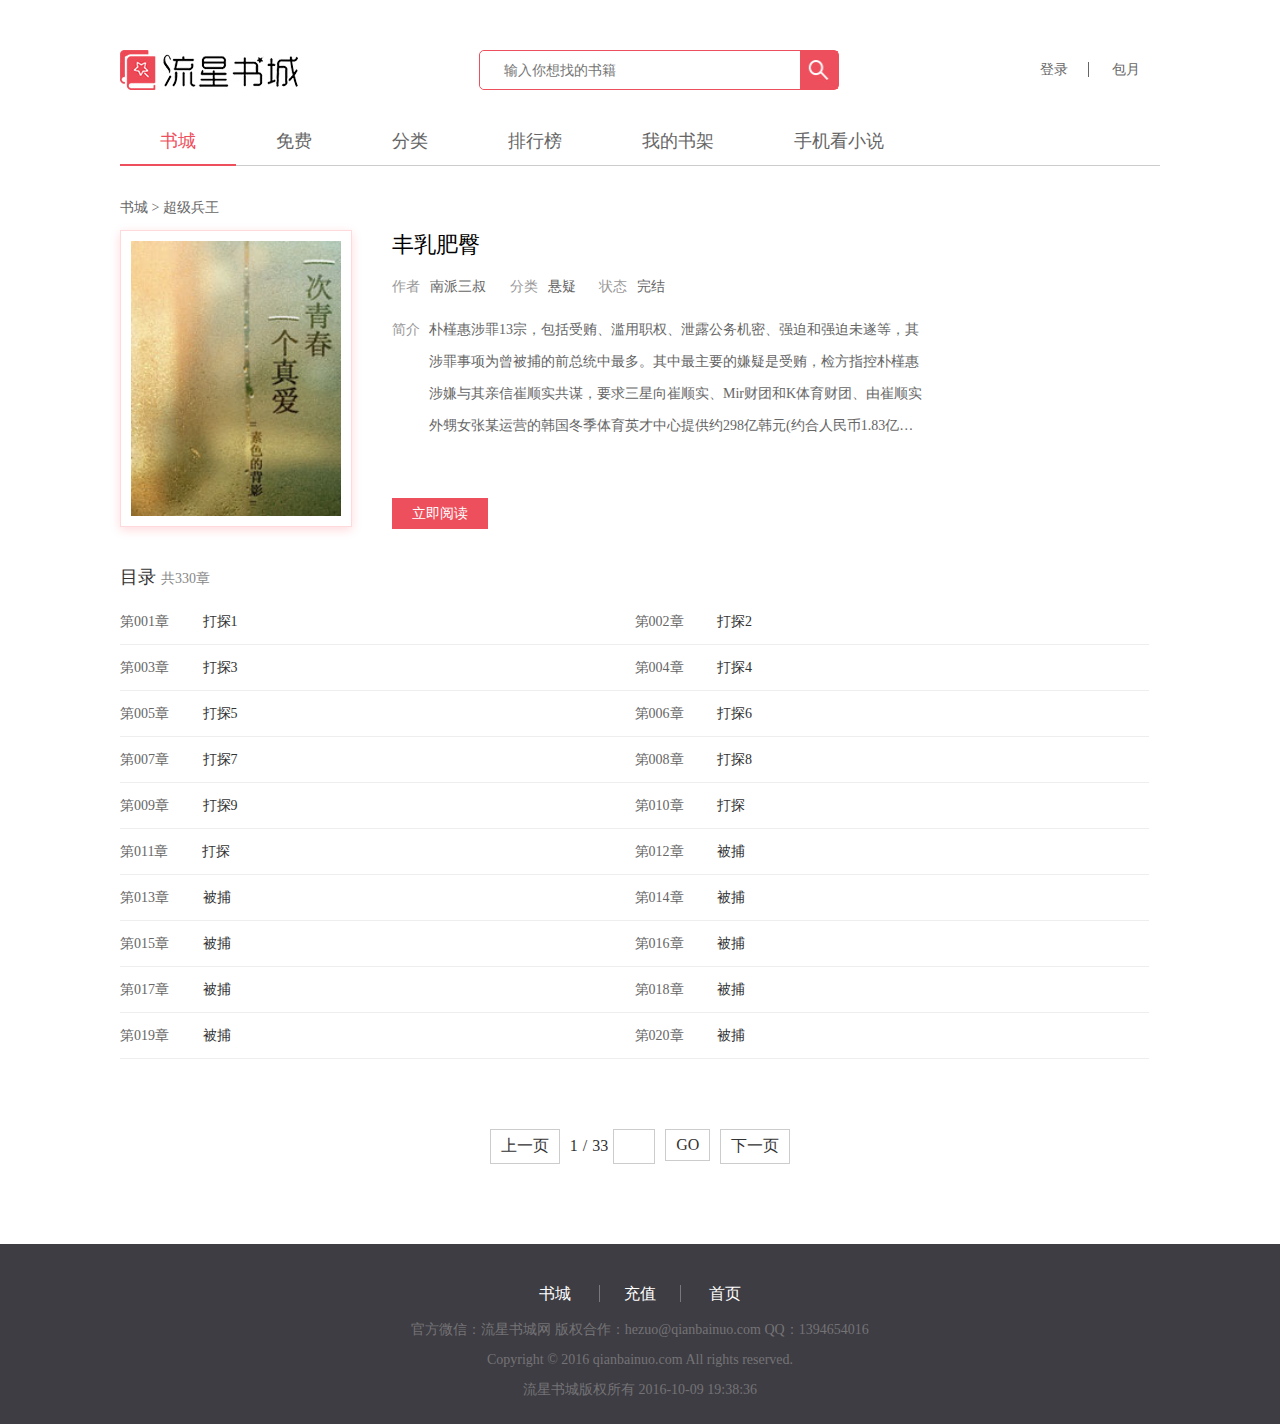
<file: detail.html>
<!DOCTYPE html>
<html lang="en">

<head>
    <meta charset="UTF-8">
    <title>流星书城-详情</title>

    <link rel="stylesheet" href="css/detail.css">
    <link rel="stylesheet" href="css/reset.css">
    <script src="js/jquery-1.11.3.min.js"></script>
    <script src="js/js.js"></script>
</head>

<body>
    <header class="header">
        <img class="logo" src="images/logo.jpg" alt="">
        <div class="search-container">
            <input type="text" class="search" placeholder="输入你想找的书籍">
            <img class="search-btn" src="images/searchBtn.jpg" alt="">
        </div>
        <div class="login-container">
            <a href="#" class="login" style="border-right:1px solid #666">登录</a>
            <a href="" class="monthly">包月</a>
        </div>
    </header>
    <nav class="nav">
        <a href="index.html" class="nav-choose">书城</a>
        <a href="free.html">免费</a>
        <a href="category.html">分类</a>
        <a href="rank.html">排行榜</a>
        <a href="bookshelf.html">我的书架</a>
        <a href="mobile.html">手机看小说</a>
    </nav>
    <div class="content-container">
        <div class="content">
            <p class="step"><a href="" id="step1">书城</a> > <a href="" id="step2">超级兵王</a></p>
            <div class="detail-container">
                <img src="images/book.jpg" class="bookPic" alt="">
                <div class="bookDetail">
                    <p class="title">丰乳肥臀</p>
                    <p class="bookInfo">作者<span class="author">南派三叔</span> 分类<span class="category">悬疑</span> 状态<span class="status">完结</span></p>
                    <div class="articleBox">
                        <span>简介</span>
                        <p class="article">朴槿惠涉罪13宗，包括受贿、滥用职权、泄露公务机密、强迫和强迫未遂等，其涉罪事项为曾被捕的前总统中最多。其中最主要的嫌疑是受贿，检方指控朴槿惠涉嫌与其亲信崔顺实共谋，要求三星向崔顺实、Mir财团和K体育财团、由崔顺实外甥女张某运营的韩国冬季体育英才中心提供约298亿韩元(约合人民币1.83亿元)。</p>
                    </div>
                    <a href="article.html" class="readNow">立即阅读</a>
                </div>
            </div>
            <h2 class="h-title">目录<span>共330章</span></h2>
            <ul class="sec2">
                <a href="">
                    <li>第001章 <span>打探1</span></li>
                </a>
                <a href="">
                    <li>第002章 <span>打探2</span></li>
                </a>
                <a href="">
                    <li>第003章 <span>打探3</span></li>
                </a>
                <a href="">
                    <li>第004章 <span>打探4</span></li>
                </a>
                <a href="">
                    <li>第005章 <span>打探5</span></li>
                </a>
                <a href="">
                    <li>第006章 <span>打探6</span></li>
                </a>
                <a href="">
                    <li>第007章 <span>打探7</span></li>
                </a>
                <a href="">
                    <li>第008章 <span>打探8</span></li>
                </a>
                <a href="">
                    <li>第009章 <span>打探9</span></li>
                </a>
                <a href="">
                    <li>第010章 <span>打探</span></li>
                </a>
                <a href="">
                    <li>第011章 <span>打探</span></li>
                </a>
                <a href="">
                    <li>第012章 <span>被捕</span></li>
                </a>
                <a href="">
                    <li>第013章 <span>被捕</span></li>
                </a>
                <a href="">
                    <li>第014章 <span>被捕</span></li>
                </a>
                <a href="">
                    <li>第015章 <span>被捕</span></li>
                </a>
                <a href="">
                    <li>第016章 <span>被捕</span></li>
                </a>
                <a href="">
                    <li>第017章 <span>被捕</span></li>
                </a>
                <a href="">
                    <li>第018章 <span>被捕</span></li>
                </a>
                <a href="">
                    <li>第019章 <span>被捕</span></li>
                </a>
                <a href="">
                    <li>第020章 <span>被捕</span></li>
                </a>
            </ul>
            <p class="buttonWrap">
                <span class="up">上一页</span>
                <span class="son">1</span><span class="line">/</span><span class="total">33</span>
                <input type="text" name="" id="num" />
                <span class="menu">GO</span>
                <span class="down">下一页</span>
            </p>
        </div>
    </div>

    <div class="footer">
        <div class="footerNav">
            <a href="">书城</a>
            <a href="">充值</a>
            <a href="">首页</a>
        </div>
        <p>
            <span>官方微信：流星书城网</span>
            <span>版权合作：hezuo@qianbainuo.com</span>
            <span>QQ：1394654016</span>
        </p>
        <p>Copyright © 2016 qianbainuo.com All rights reserved.</p>
        <p>流星书城版权所有 2016-10-09 19:38:36</p>
    </div>
    <script>
        $(".buttonWrap .up").on('click', function () {
            $.ajax({
                type: "get",
                url: "",
                success: function () {

                }
            });
        });
        $(".buttonWrap .down").on('click', function () {
            $.ajax({
                type: "get",
                url: "",
                success: function () {

                }
            });
        });
        $(".buttonWrap .menu").on('click', function () {
            var targetNum = $(".buttonWrap #num").val();
            var nowNum = $(".buttonWrap .son").html();
            var totalNum = $(".buttonWrap .total").html();
            if (targetNum <= totalNum) {
                $.ajax({
                    type: "get",
                    url: "",
                    success: function () {

                    }
                });
            }

        });
    </script>
</body>

</html>
</file>
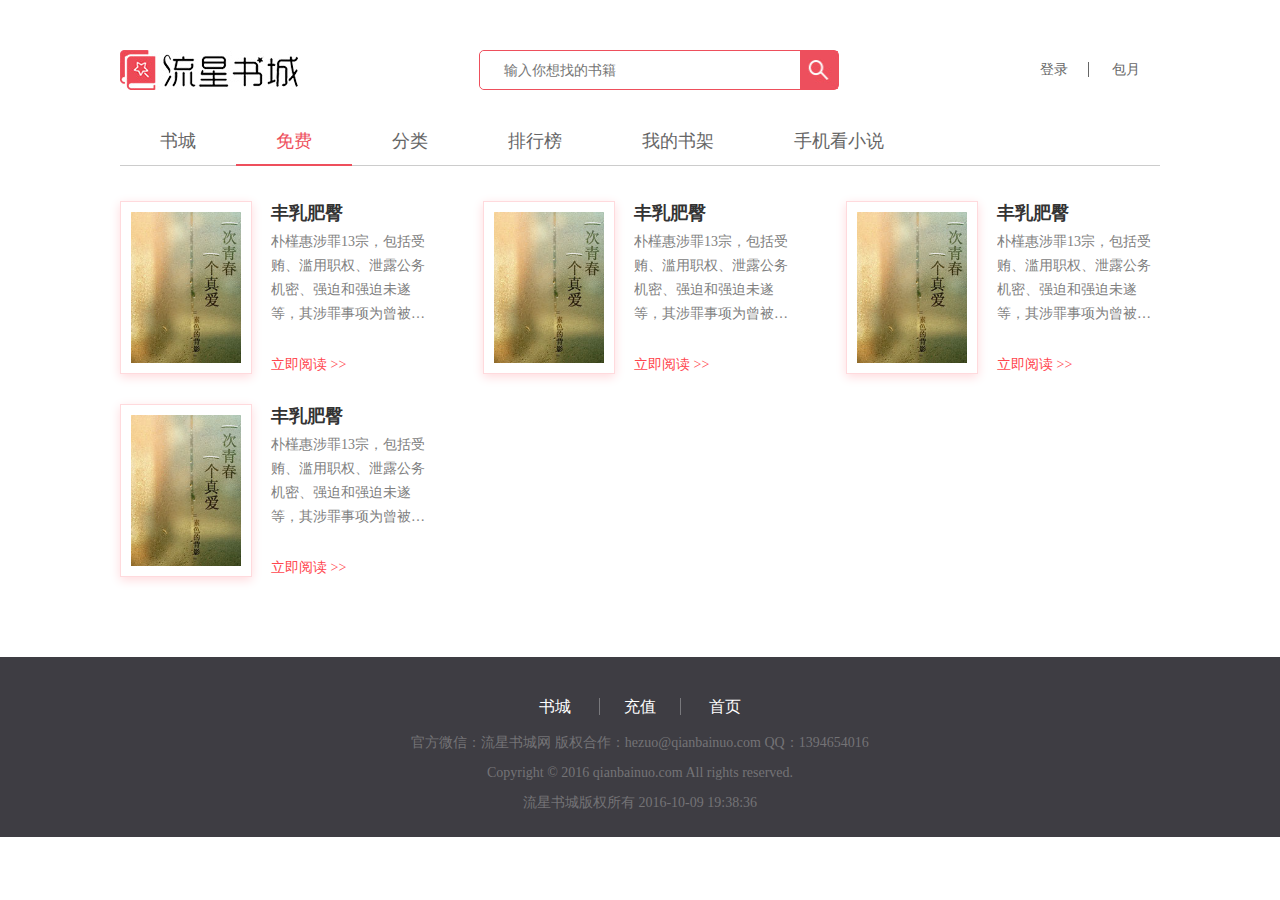
<file: free.html>
<!DOCTYPE html>
<html lang="en">

<head>
    <meta charset="UTF-8">
    <title>流星书城-免费</title>

    <link rel="stylesheet" href="css/free.css">
    <link rel="stylesheet" href="css/reset.css">
    <script src="js/jquery-1.11.3.min.js"></script>
    <script src="js/js.js"></script>
</head>

<body>
    <header class="header">
        <img class="logo" src="images/logo.jpg" alt="">
        <div class="search-container">
            <input type="text" class="search" placeholder="输入你想找的书籍">
            <img class="search-btn" src="images/searchBtn.jpg" alt="">
        </div>
        <div class="login-container">
            <a href="#" class="login" style="border-right:1px solid #666">登录</a>
            <a href="" class="monthly">包月</a>
        </div>
    </header>
    <nav class="nav">
        <a href="index.html">书城</a>
        <a href="free.html" class="nav-choose">免费</a>
        <a href="category.html">分类</a>
        <a href="rank.html">排行榜</a>
        <a href="bookshelf.html">我的书架</a>
        <a href="mobile.html">手机看小说</a>
    </nav>
    <div class="content-container">
        <div class="content">
            <div class="picAndArticle-container">
                <div class="picAndArticle">
                    <img src="images/book.jpg" class="bookPic" alt="">
                    <div class="bookDetail">
                        <p class="title">丰乳肥臀</p>
                        <a href="">
                            <p class="article">朴槿惠涉罪13宗，包括受贿、滥用职权、泄露公务机密、强迫和强迫未遂等，其涉罪事项为曾被捕的前总统中最多。其中最主要的嫌疑是受贿，检方指控朴槿惠涉嫌与其亲信崔顺实共谋，要求三星向崔顺实、Mir财团和K体育财团、由崔顺实外甥女张某运营的韩国冬季体育英才中心提供约298亿韩元(约合人民币1.83亿元)。</p>
                        </a>
                        <a href="" class="readNow">立即阅读 >></a>
                    </div>
                </div>
            </div>
            <div class="picAndArticle-container">
                <div class="picAndArticle">
                    <img src="images/book.jpg" class="bookPic" alt="">
                    <div class="bookDetail">
                        <p class="title">丰乳肥臀</p>
                        <a href="">
                            <p class="article">朴槿惠涉罪13宗，包括受贿、滥用职权、泄露公务机密、强迫和强迫未遂等，其涉罪事项为曾被捕的前总统中最多。其中最主要的嫌疑是受贿，检方指控朴槿惠涉嫌与其亲信崔顺实共谋，要求三星向崔顺实、Mir财团和K体育财团、由崔顺实外甥女张某运营的韩国冬季体育英才中心提供约298亿韩元(约合人民币1.83亿元)。</p>
                        </a>
                        <a href="" class="readNow">立即阅读 >></a>
                    </div>
                </div>
            </div>
            <div class="picAndArticle-container">
                <div class="picAndArticle">
                    <img src="images/book.jpg" class="bookPic" alt="">
                    <div class="bookDetail">
                        <p class="title">丰乳肥臀</p>
                        <a href="">
                            <p class="article">朴槿惠涉罪13宗，包括受贿、滥用职权、泄露公务机密、强迫和强迫未遂等，其涉罪事项为曾被捕的前总统中最多。其中最主要的嫌疑是受贿，检方指控朴槿惠涉嫌与其亲信崔顺实共谋，要求三星向崔顺实、Mir财团和K体育财团、由崔顺实外甥女张某运营的韩国冬季体育英才中心提供约298亿韩元(约合人民币1.83亿元)。</p>
                        </a>
                        <a href="" class="readNow">立即阅读 >></a>
                    </div>
                </div>
            </div>
            <div class="picAndArticle-container">
                <div class="picAndArticle">
                    <img src="images/book.jpg" class="bookPic" alt="">
                    <div class="bookDetail">
                        <p class="title">丰乳肥臀</p>
                        <a href="">
                            <p class="article">朴槿惠涉罪13宗，包括受贿、滥用职权、泄露公务机密、强迫和强迫未遂等，其涉罪事项为曾被捕的前总统中最多。其中最主要的嫌疑是受贿，检方指控朴槿惠涉嫌与其亲信崔顺实共谋，要求三星向崔顺实、Mir财团和K体育财团、由崔顺实外甥女张某运营的韩国冬季体育英才中心提供约298亿韩元(约合人民币1.83亿元)。</p>
                        </a>
                        <a href="" class="readNow">立即阅读 >></a>
                    </div>
                </div>
            </div>
        </div>
    </div>

    <div class="footer">
        <div class="footerNav">
            <a href="">书城</a>
            <a href="">充值</a>
            <a href="">首页</a>
        </div>
        <p>
            <span>官方微信：流星书城网</span>
            <span>版权合作：hezuo@qianbainuo.com</span>
            <span>QQ：1394654016</span>
        </p>
        <p>Copyright © 2016 qianbainuo.com All rights reserved.</p>
        <p>流星书城版权所有 2016-10-09 19:38:36</p>
    </div>
</body>

</html>
</file>
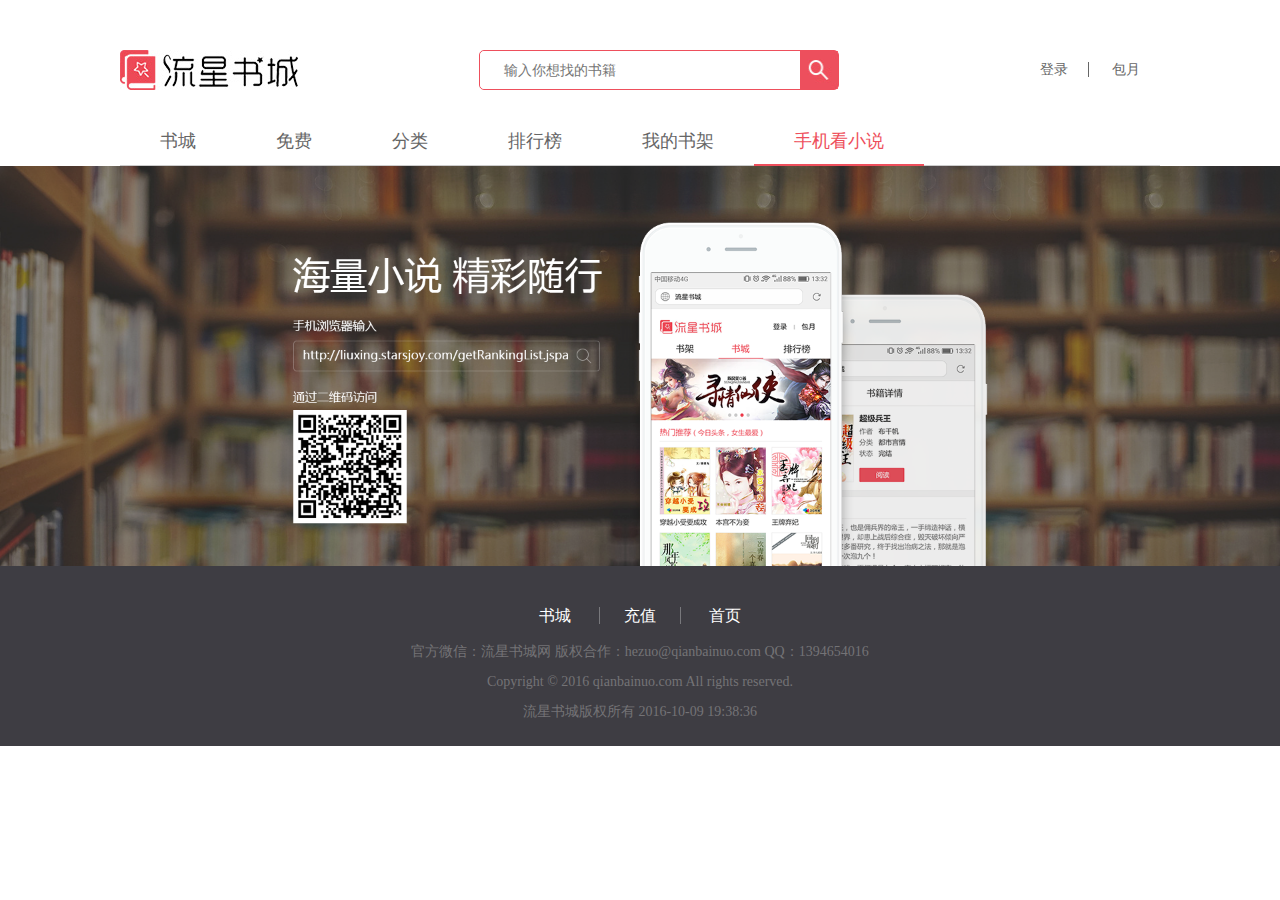
<file: mobile.html>
<!DOCTYPE html>
<html lang="en">

<head>
    <meta charset="UTF-8">
    <title>流星书城-免费</title>

    <link rel="stylesheet" href="css/free.css">
    <link rel="stylesheet" href="css/reset.css">
    <script src="js/jquery-1.11.3.min.js"></script>
    <script src="js/swipeSlide.min.js"></script>
    <script src="js/js.js"></script>
</head>

<body>
    <header class="header">
        <img class="logo" src="images/logo.jpg" alt="">
        <div class="search-container">
            <input type="text" class="search" placeholder="输入你想找的书籍">
            <img class="search-btn" src="images/searchBtn.jpg" alt="">
        </div>
        <div class="login-container">
            <a href="#" class="login" style="border-right:1px solid #666">登录</a>
            <a href="" class="monthly">包月</a>
        </div>
    </header>
    <nav class="nav">
        <a href="index.html">书城</a>
        <a href="free.html">免费</a>
        <a href="category.html">分类</a>
        <a href="rank.html">排行榜</a>
        <a href="bookshelf.html">我的书架</a>
        <a href="mobile.html" class="nav-choose">手机看小说</a>
    </nav>
     <img src="images/mobile.png" style="width:100%;margin:-20px 0 -54px" alt="">
    <div class="footer">
        <div class="footerNav">
            <a href="">书城</a>
            <a href="">充值</a>
            <a href="">首页</a>
        </div>
        <p>
            <span>官方微信：流星书城网</span>
            <span>版权合作：hezuo@qianbainuo.com</span>
            <span>QQ：1394654016</span>
        </p>
        <p>Copyright © 2016 qianbainuo.com All rights reserved.</p>
        <p>流星书城版权所有 2016-10-09 19:38:36</p>
    </div>
</body>

</html>
</file>
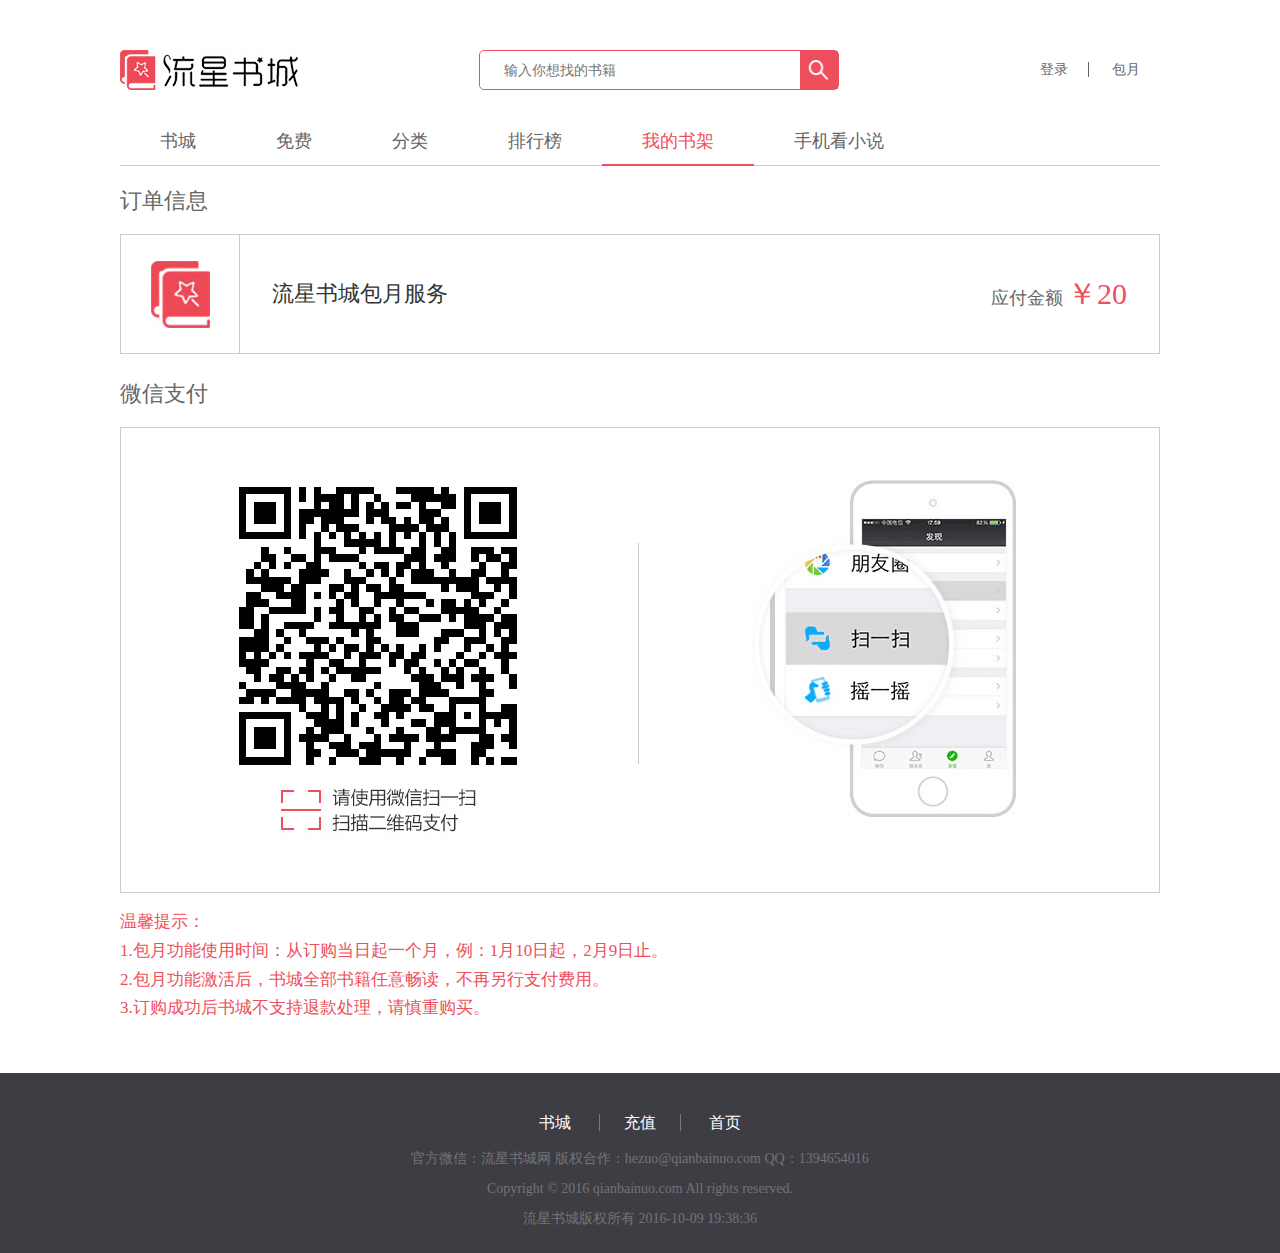
<file: pay.html>
<!DOCTYPE html>
<html lang="en">

<head>
    <meta charset="UTF-8">
    <title>流星书城-支付</title>

    <link rel="stylesheet" href="css/pay.css">
    <link rel="stylesheet" href="css/reset.css">
    <script src="js/jquery-1.11.3.min.js"></script>
    <script src="js/js.js"></script>
</head>

<body>
    <header class="header">
        <img class="logo" src="images/logo.jpg" alt="">
        <div class="search-container">
            <input type="text" class="search" placeholder="输入你想找的书籍">
            <img class="search-btn" src="images/searchBtn.jpg" alt="">
        </div>
        <div class="login-container">
            <a href="#" class="login" style="border-right:1px solid #666">登录</a>
            <a href="" class="monthly">包月</a>
        </div>
    </header>
    <nav class="nav">
        <a href="index.html">书城</a>
        <a href="free.html">免费</a>
        <a href="category.html">分类</a>
        <a href="rank.html">排行榜</a>
        <a href="bookshelf.html" class="nav-choose">我的书架</a>
        <a href="mobile.html">手机看小说</a>
    </nav>
    <div class="content-container">
        <div class="content">
            <p class="title">订单信息</p>
            <div class="orderInfo">
                <img class="orderImg
                " src="images/orderInfo.jpg" alt="">
                <p class="orderName">流星书城包月服务</p>
                <p class="orderPay">应付金额 <span class="orderMoney">￥20</span></p>
            </div>
            <p class="title">微信支付</p>
            <div class="payInfo">
                <img src="images/ewm.jpg" alt="">
            </div>
            <div class="notice">
                <p>温馨提示：</p>
                <p>1.包月功能使用时间：从订购当日起一个月，例：1月10日起，2月9日止。</p>
                <p>2.包月功能激活后，书城全部书籍任意畅读，不再另行支付费用。</p>
                <p>3.订购成功后书城不支持退款处理，请慎重购买。</p>

            </div>
        </div>
    </div>
    <div class="footer">
        <div class="footerNav">
            <a href="">书城</a>
            <a href="">充值</a>
            <a href="">首页</a>
        </div>
        <p>
            <span>官方微信：流星书城网</span>
            <span>版权合作：hezuo@qianbainuo.com</span>
            <span>QQ：1394654016</span>
        </p>
        <p>Copyright © 2016 qianbainuo.com All rights reserved.</p>
        <p>流星书城版权所有 2016-10-09 19:38:36</p>
    </div>
</body>

</html>
</file>
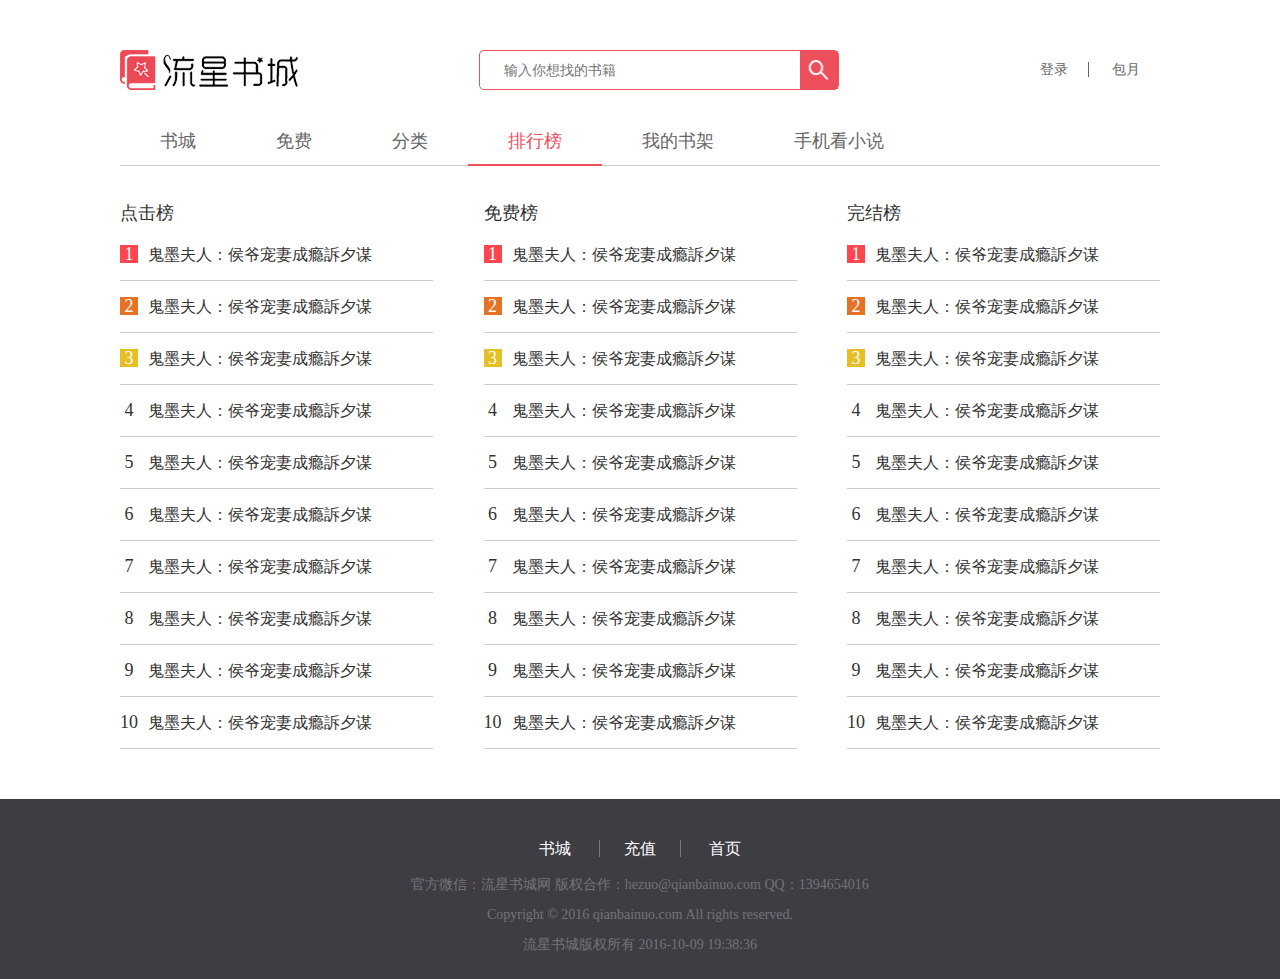
<file: rank.html>
<!DOCTYPE html>
<html lang="en">

<head>
    <meta charset="UTF-8">
    <title>流星书城-排行榜</title>

    <link rel="stylesheet" href="css/rank.css">
    <link rel="stylesheet" href="css/reset.css">
    <script src="js/jquery-1.11.3.min.js"></script>
    <script src="js/js.js"></script>
</head>

<body>
    <header class="header">
        <img class="logo" src="images/logo.jpg" alt="">
        <div class="search-container">
            <input type="text" class="search" placeholder="输入你想找的书籍">
            <img class="search-btn" src="images/searchBtn.jpg" alt="">
        </div>
        <div class="login-container">
            <a href="#" class="login" style="border-right:1px solid #666">登录</a>
            <a href="" class="monthly">包月</a>
        </div>
    </header>
    <nav class="nav">
        <a href="index.html">书城</a>
        <a href="free.html">免费</a>
        <a href="category.html">分类</a>
        <a href="rank.html" class="nav-choose">排行榜</a>
        <a href="bookshelf.html">我的书架</a>
        <a href="mobile.html">手机看小说</a>
    </nav>
    <div class="content-container">
        <div class="content">
           <div class="rankList">
                <p class="title">点击榜</p>
                <p class="rank"><span>1</span><a href="">鬼墨夫人：侯爷宠妻成瘾訴夕谋</a></p>
                <p class="rank"><span>2</span><a href="">鬼墨夫人：侯爷宠妻成瘾訴夕谋</a></p>
                <p class="rank"><span>3</span><a href="">鬼墨夫人：侯爷宠妻成瘾訴夕谋</a></p>
                <p class="rank"><span>4</span><a href="">鬼墨夫人：侯爷宠妻成瘾訴夕谋</a></p>
                <p class="rank"><span>5</span><a href="">鬼墨夫人：侯爷宠妻成瘾訴夕谋</a></p>
                <p class="rank"><span>6</span><a href="">鬼墨夫人：侯爷宠妻成瘾訴夕谋</a></p>
                <p class="rank"><span>7</span><a href="">鬼墨夫人：侯爷宠妻成瘾訴夕谋</a></p>
                <p class="rank"><span>8</span><a href="">鬼墨夫人：侯爷宠妻成瘾訴夕谋</a></p>
                <p class="rank"><span>9</span><a href="">鬼墨夫人：侯爷宠妻成瘾訴夕谋</a></p>
                <p class="rank"><span>10</span><a href="">鬼墨夫人：侯爷宠妻成瘾訴夕谋</a></p>
            </div>
            <div class="rankList">
                <p class="title">免费榜</p>
                <p class="rank"><span>1</span><a href="">鬼墨夫人：侯爷宠妻成瘾訴夕谋</a></p>
                <p class="rank"><span>2</span><a href="">鬼墨夫人：侯爷宠妻成瘾訴夕谋</a></p>
                <p class="rank"><span>3</span><a href="">鬼墨夫人：侯爷宠妻成瘾訴夕谋</a></p>
                <p class="rank"><span>4</span><a href="">鬼墨夫人：侯爷宠妻成瘾訴夕谋</a></p>
                <p class="rank"><span>5</span><a href="">鬼墨夫人：侯爷宠妻成瘾訴夕谋</a></p>
                <p class="rank"><span>6</span><a href="">鬼墨夫人：侯爷宠妻成瘾訴夕谋</a></p>
                <p class="rank"><span>7</span><a href="">鬼墨夫人：侯爷宠妻成瘾訴夕谋</a></p>
                <p class="rank"><span>8</span><a href="">鬼墨夫人：侯爷宠妻成瘾訴夕谋</a></p>
                <p class="rank"><span>9</span><a href="">鬼墨夫人：侯爷宠妻成瘾訴夕谋</a></p>
                <p class="rank"><span>10</span><a href="">鬼墨夫人：侯爷宠妻成瘾訴夕谋</a></p>
            </div>
            <div class="rankList">
                <p class="title">完结榜</p>
                <p class="rank"><span>1</span><a href="">鬼墨夫人：侯爷宠妻成瘾訴夕谋</a></p>
                <p class="rank"><span>2</span><a href="">鬼墨夫人：侯爷宠妻成瘾訴夕谋</a></p>
                <p class="rank"><span>3</span><a href="">鬼墨夫人：侯爷宠妻成瘾訴夕谋</a></p>
                <p class="rank"><span>4</span><a href="">鬼墨夫人：侯爷宠妻成瘾訴夕谋</a></p>
                <p class="rank"><span>5</span><a href="">鬼墨夫人：侯爷宠妻成瘾訴夕谋</a></p>
                <p class="rank"><span>6</span><a href="">鬼墨夫人：侯爷宠妻成瘾訴夕谋</a></p>
                <p class="rank"><span>7</span><a href="">鬼墨夫人：侯爷宠妻成瘾訴夕谋</a></p>
                <p class="rank"><span>8</span><a href="">鬼墨夫人：侯爷宠妻成瘾訴夕谋</a></p>
                <p class="rank"><span>9</span><a href="">鬼墨夫人：侯爷宠妻成瘾訴夕谋</a></p>
                <p class="rank"><span>10</span><a href="">鬼墨夫人：侯爷宠妻成瘾訴夕谋</a></p>
            </div>
        </div>
        </div>
    </div>

    <div class="footer">
        <div class="footerNav">
            <a href="">书城</a>
            <a href="">充值</a>
            <a href="">首页</a>
        </div>
        <p>
            <span>官方微信：流星书城网</span>
            <span>版权合作：hezuo@qianbainuo.com</span>
            <span>QQ：1394654016</span>
        </p>
        <p>Copyright © 2016 qianbainuo.com All rights reserved.</p>
        <p>流星书城版权所有 2016-10-09 19:38:36</p>
    </div>
</body>

</html>
</file>
<file: css/index.css>
.login_cover{width:100%;height:100%;position:fixed;top:0;left:0;z-index:1000;background:rgba(0,0,0,0.5)}.no{display:none !important}.box .menu ul li a{width:100%;height:100%;display:block}.box .logo .logoname{width:auto;height:30px !important;background:#fff}.login_cover .login_con{width:580px;height:350px;display:block;margin:0 auto;background:#fff;border-radius:10px;padding-top:50px;position:relative}.login_cover .login_con .lg{width:auto;height:30px;display:block;margin:0 auto;background:#fff}.login_cover .login_con .choice{line-height:50px;font-size:14px;color:#666;margin-top:30px;text-align:center}.login_cover .login_con .choice span{width:90px;height:1px;background:#ccc;display:inline-block;vertical-align:middle}.login_cover .login_con .choice span.s1{margin-right:30px}.login_cover .login_con .choice span.s2{margin-left:30px}.login_cover .login_con ul{width:410px;height:auto;overflow:hidden;display:block;margin:0 auto;margin-top:30px}.login_cover .login_con ul li{float:left;width:83px;height:auto;overflow:hidden;background:#fff;margin-left:25px;margin-right:25px}.login_cover .login_con ul li img{width:80px;height:auto;border-radius:50%;display:block;background:#fff}.login_cover .login_con ul li p{line-height:35px;font-size:14px;text-align:center;color:#EE4957}.login_cover .login_con .cha{position:absolute;z-index:100;top:15px;right:15px;width:20px;height:20px;background:#fff;cursor:pointer}.header{width:1040px;margin:0 auto;padding-top:50px;overflow:hidden;display:-webkit-box;display:-webkit-flex;display:-ms-flexbox;display:flex;-webkit-box-pack:justify;-webkit-justify-content:space-between;-ms-flex-pack:justify;justify-content:space-between}.header .logo{height:40px;float:left}.header .search-container{border:1px solid #ee4f5c;float:left;width:360px;border-radius:5px;box-sizing:border-box}.header .search-container .search{float:left;width:320px;border:none;outline:none;line-height:38px;text-indent:24px;font-size:14px;border-radius:5px;color:#333}.header .search-container .search-btn{float:left;width:38px;height:38px;cursor:pointer}.header .login-container{font-size:14px;line-height:40px}.header .login-container a{color:#666;padding:0 20px}.nav{width:1040px;border-bottom:1px solid #ccc;margin:29px auto 20px;height:46px;line-height:46px}.nav a{font-size:18px;color:#666;float:left;padding:0 40px;line-height:45px}.nav .nav-choose{color:#ee4f5c;border-bottom:2px solid #ee4f5c}.banner{width:1040px;margin:0 auto;position:relative}.banner .slide{position:relative;overflow:hidden;margin:0 auto;height:375px}.banner .slide ul{position:absolute;left:0;top:0;width:100%;height:100%}.banner .slide ul li{list-style:none;position:absolute;left:0;top:0;width:100%;height:100%}.banner .slide ul li img{position:absolute;left:0;top:0;width:100%;height:100%;border:none}.banner .slide .dot{position:absolute;right:50px;bottom:15px;z-index:5;font-size:0}.banner .slide .dot span{display:inline-block;width:10px;height:10px;margin-left:10px;background:#ee4f5c}.banner .slide .dot .cur{background-color:#fff}.banner .slide:after{content:'';display:block;width:100%;padding-top:50%}.banner .slide-title{width:1040px;height:40px;background:rgba(51,51,51,0.46);position:absolute;bottom:0}.banner .slide-title .slideTitle{line-height:40px;font-size:18px;color:#fff;text-indent:20px}.content-container{width:1040px;margin:35px auto 0}.content-container .content-title{display:-webkit-box;display:-webkit-flex;display:-ms-flexbox;display:flex;-webkit-box-pack:justify;-webkit-justify-content:space-between;-ms-flex-pack:justify;justify-content:space-between;border-bottom:2px solid #ee4f5c;padding:15px 0}.content-container .content-title .contentTitle{font-size:24px;color:#ee4f5c;font-weight:bold}.content-container .content-title .content-nav{color:#666;font-size:18px;margin-top:6px}.content-container .content-title .content-nav span{float:left;padding:0 15px;cursor:pointer;border-right:1px solid #ccc}.content-container .content-title .content-nav .content-nav-choose{color:#ee4f5c}.content-container .content{display:-webkit-box;display:-webkit-flex;display:-ms-flexbox;display:flex;-webkit-flex-flow:row wrap;-ms-flex-flow:row wrap;flex-flow:row wrap;-webkit-box-pack:justify;-webkit-justify-content:space-between;-ms-flex-pack:justify;justify-content:space-between}.content-container .content .bookModule{width:130px;height:206px;margin-right:51px;margin-top:22px}.content-container .content .bookModule:nth-child(6){margin-right:0}.content-container .content .bookModule .bookPic{width:110px;border:1px solid #ffdadd;padding:10px;box-shadow:0px 3px 10px #ffdadd}.content-container .content .bookModule .bookName{width:130px;font-size:16px;color:#333;margin-top:15px;overflow:hidden;white-space:nowrap;text-overflow:ellipsis}.content-container .content .bookModule .bookName:hover{color:#ee4f5c;-webkit-transition:all 0.25s ease-in-out;transition:all 0.25s ease-in-out}.content-container .content .content-leftWrap{display:-webkit-box;display:-webkit-flex;display:-ms-flexbox;display:flex;-webkit-flex-flow:column wrap;-ms-flex-flow:column wrap;flex-flow:column wrap;width:313px;margin-top:30px;margin-bottom:50px;margin-right:50px}.content-container .content .content-leftWrap .content-leftWrap-t{display:-webkit-box;display:-webkit-flex;display:-ms-flexbox;display:flex;-webkit-flex-flow:row nowrap;-ms-flex-flow:row nowrap;flex-flow:row nowrap;-webkit-box-pack:justify;-webkit-justify-content:space-between;-ms-flex-pack:justify;justify-content:space-between;margin-bottom:10px}.content-container .content .content-leftWrap .content-leftWrap-t .showBigPic{width:213px;height:285px;padding:11px 8px;border:1px solid #ffdadd;box-shadow:0px 5px 10px #ffdadd}.content-container .content .content-leftWrap .content-leftWrap-t .littlePics{display:-webkit-box;display:-webkit-flex;display:-ms-flexbox;display:flex;-webkit-flex-flow:column nowrap;-ms-flex-flow:column nowrap;flex-flow:column nowrap;-webkit-box-pack:justify;-webkit-justify-content:space-between;-ms-flex-pack:justify;justify-content:space-between}.content-container .content .content-leftWrap .content-leftWrap-t .littlePics img{width:62px;height:83px;padding:4px;border:1px solid #ffdadd;box-shadow:0px 5px 10px #ffdadd;cursor:pointer;opacity:0.5}.content-container .content .content-leftWrap .content-leftWrap-t .littlePics .bookChoose{opacity:1;border-color:#ee4f5c;-webkit-transition:all 0.25s ease-in-out;transition:all 0.25s ease-in-out}.content-container .content .content-leftWrap .content-leftWrap-b .title{text-align:center;font-size:17px;color:#333;line-height:32px;font-weight:bold}.content-container .content .content-leftWrap .content-leftWrap-b .article{color:#666;text-indent:2rem;font-size:14px;line-height:24px;overflow:hidden;text-overflow:ellipsis;display:-webkit-box;-webkit-line-clamp:4;-webkit-box-orient:vertical}.content-container .content .content-leftWrap .content-leftWrap-b .article:hover{color:#ee4f5c;-webkit-transition:all 0.25s ease-in-out;transition:all 0.25s ease-in-out}.content-container .content .content-rightWrap{margin-top:30px;margin-bottom:50px;width:677px;display:-webkit-box;display:-webkit-flex;display:-ms-flexbox;display:flex;-webkit-flex-flow:column nowrap;-ms-flex-flow:column nowrap;flex-flow:column nowrap;-webkit-box-pack:justify;-webkit-justify-content:space-between;-ms-flex-pack:justify;justify-content:space-between}.content-container .content .content-rightWrap .content-rightWrap-t{display:-webkit-box;display:-webkit-flex;display:-ms-flexbox;display:flex;-webkit-flex-flow:row nowrap;-ms-flex-flow:row nowrap;flex-flow:row nowrap;-webkit-box-pack:justify;-webkit-justify-content:space-between;-ms-flex-pack:justify;justify-content:space-between;height:173px}.content-container .content .content-rightWrap .content-rightWrap-t .picAndArticle{display:-webkit-box;display:-webkit-flex;display:-ms-flexbox;display:flex;-webkit-flex-flow:row nowrap;-ms-flex-flow:row nowrap;flex-flow:row nowrap;width:314px;height:173px}.content-container .content .content-rightWrap .content-rightWrap-t .picAndArticle .bookPic{width:110px;border:1px solid #ffdadd;padding:10px;box-shadow:0px 3px 10px #ffdadd}.content-container .content .content-rightWrap .content-rightWrap-t .picAndArticle .bookName{width:130px;font-size:16px;color:#333;margin-top:15px;overflow:hidden;white-space:nowrap;text-overflow:ellipsis}.content-container .content .content-rightWrap .content-rightWrap-t .picAndArticle .bookName:hover{color:#ee4f5c;-webkit-transition:all 0.25s ease-in-out;transition:all 0.25s ease-in-out}.content-container .content .content-rightWrap .content-rightWrap-t .picAndArticle .bookDetail{margin-left:19px;display:-webkit-box;display:-webkit-flex;display:-ms-flexbox;display:flex;-webkit-flex-flow:column nowrap;-ms-flex-flow:column nowrap;flex-flow:column nowrap;-webkit-box-pack:justify;-webkit-justify-content:space-between;-ms-flex-pack:justify;justify-content:space-between}.content-container .content .content-rightWrap .content-rightWrap-t .picAndArticle .bookDetail .title{color:#333;font-weight:bold;font-size:18px;margin-bottom:-25px}.content-container .content .content-rightWrap .content-rightWrap-t .picAndArticle .bookDetail .article{overflow:hidden;text-overflow:ellipsis;display:-webkit-box;-webkit-line-clamp:4;-webkit-box-orient:vertical;color:#808080;font-size:14px;line-height:1.5rem}.content-container .content .content-rightWrap .content-rightWrap-t .picAndArticle .bookDetail .article:hover{color:#ee4f5c;-webkit-transition:all 0.25s ease-in-out;transition:all 0.25s ease-in-out}.content-container .content .content-rightWrap .content-rightWrap-t .picAndArticle .bookDetail .readNow{font-size:14px;color:#ff464e}.content-container .content .content-rightWrap .content-rightWrap-b .bigTitle{text-align:center;color:#ee4f5c;font-size:23px;font-weight:bold}.content-container .content .content-rightWrap .content-rightWrap-b .titleWrap{display:-webkit-box;display:-webkit-flex;display:-ms-flexbox;display:flex;-webkit-flex-flow:row nowrap;-ms-flex-flow:row nowrap;flex-flow:row nowrap;-webkit-box-pack:justify;-webkit-justify-content:space-between;-ms-flex-pack:justify;justify-content:space-between;margin-top:20px}.content-container .content .content-rightWrap .content-rightWrap-b .titleWrap .titleContainer{width:311px}.content-container .content .content-rightWrap .content-rightWrap-b .titleWrap .titleContainer p{line-height:1.8rem}.content-container .content .content-rightWrap .content-rightWrap-b .titleWrap .titleContainer p span{margin-right:5px}.content-container .content .content-rightWrap .content-rightWrap-b .titleWrap .titleContainer p span a{color:#666}.content-container .content .content-rightWrap .content-rightWrap-b .titleWrap .titleContainer p a{color:#333}.content-container .content .content-rightWrap .content-rightWrap-b .titleWrap .titleContainer p a:hover{color:#ee4f5c;-webkit-transition:all 0.25s ease-in-out;transition:all 0.25s ease-in-out}.content-container .content .rank-container{margin-top:30px}.content-container .content .rank-container .rankList{width:313px}.content-container .content .rank-container .rankList .title{font-size:18px;color:#333;margin-bottom:4px}.content-container .content .rank-container .rankList .rank{line-height:50px;font-size:18px;color:#333;border-bottom:1px solid #ccc;overflow:hidden;white-space:nowrap;text-overflow:ellipsis}.content-container .content .rank-container .rankList .rank:hover a{color:#ee4f5c;-webkit-transition:all 0.25s ease-in-out;transition:all 0.25s ease-in-out}.content-container .content .rank-container .rankList .rank span{display:block;float:left;width:18px;height:18px;line-height:18px;text-align:center;margin-top:16px;margin-right:10px}.content-container .content .rank-container .rankList .rank:nth-child(2) span{background:#ff464e;color:#fff}.content-container .content .rank-container .rankList .rank:nth-child(3) span{background:#e67225;color:#fff}.content-container .content .rank-container .rankList .rank:nth-child(4) span{background:#e6bf25;color:#fff}.content-container .content .rank-container .rankList .rank a{color:#333;font-size:16px}.content-container .content .update-listWrap{width:100%}.content-container .content .update-listWrap .titleContainer{display:-webkit-box;display:-webkit-flex;display:-ms-flexbox;display:flex;-webkit-box-pack:justify;-webkit-justify-content:space-between;-ms-flex-pack:justify;justify-content:space-between;-webkit-flex-flow:row nowrap;-ms-flex-flow:row nowrap;flex-flow:row nowrap;padding-top:30px}.content-container .content .update-listWrap .titleContainer .title{font-size:18px;color:#333}.content-container .content .update-listWrap .update-list{display:-webkit-box;display:-webkit-flex;display:-ms-flexbox;display:flex;-webkit-box-pack:justify;-webkit-justify-content:space-between;-ms-flex-pack:justify;justify-content:space-between;-webkit-flex-flow:row nowrap;-ms-flex-flow:row nowrap;flex-flow:row nowrap;border-bottom:1px solid #ccc;line-height:50px}.content-container .content .update-listWrap .update-list .category{width:130px;color:#666}.content-container .content .update-listWrap .update-list .category:hover{color:#ee4f5c;-webkit-transition:all 0.25s ease-in-out;transition:all 0.25s ease-in-out}.content-container .content .update-listWrap .update-list .bookname{width:520px;overflow:hidden;white-space:nowrap;text-overflow:ellipsis}.content-container .content .update-listWrap .update-list .bookname:hover .name{color:#ee4f5c;-webkit-transition:all 0.25s ease-in-out;transition:all 0.25s ease-in-out}.content-container .content .update-listWrap .update-list .bookname:hover .section{color:#ee4f5c;-webkit-transition:all 0.25s ease-in-out;transition:all 0.25s ease-in-out}.content-container .content .update-listWrap .update-list .bookname:hover .article{color:#ee4f5c;-webkit-transition:all 0.25s ease-in-out;transition:all 0.25s ease-in-out}.content-container .content .update-listWrap .update-list .bookname .name{color:#333;margin-right:20px}.content-container .content .update-listWrap .update-list .bookname .section{color:#666;margin-right:10px;font-size:14px}.content-container .content .update-listWrap .update-list .bookname .article{color:#666;font-size:14px}.content-container .content .update-listWrap .update-list .author{width:130px;color:#666}.content-container .content .update-listWrap .update-list .author:hover{color:#ee4f5c;-webkit-transition:all 0.25s ease-in-out;transition:all 0.25s ease-in-out}.content-container .content .update-listWrap .update-list .update{width:136px;color:#666}.footer{width:100%;height:180px;background:#3e3d43;margin:50px auto 0;text-align:center;color:#747376}.footer .footerNav{padding-top:40px;padding-bottom:10px;overflow:hidden}.footer .footerNav a{color:#fff;padding:0 24px;font-size:16px}.footer .footerNav a:nth-child(2){border-left:1px solid #78787c;border-right:1px solid #78787c}.footer .footerNav a:hover{color:#ee4f5c;-webkit-transition:all 0.25s ease-in-out;transition:all 0.25s ease-in-out}.footer p{line-height:30px;font-size:14px}
</file>
<file: css/article.css>
.login_cover{width:100%;height:100%;position:fixed;top:0;left:0;z-index:1000;background:rgba(0,0,0,0.5)}.no{display:none !important}.box .menu ul li a{width:100%;height:100%;display:block}.box .logo .logoname{width:auto;height:30px !important;background:#fff}.login_cover .login_con{width:580px;height:350px;display:block;margin:0 auto;background:#fff;border-radius:10px;padding-top:50px;position:relative}.login_cover .login_con .lg{width:auto;height:30px;display:block;margin:0 auto;background:#fff}.login_cover .login_con .choice{line-height:50px;font-size:14px;color:#666;margin-top:30px;text-align:center}.login_cover .login_con .choice span{width:90px;height:1px;background:#ccc;display:inline-block;vertical-align:middle}.login_cover .login_con .choice span.s1{margin-right:30px}.login_cover .login_con .choice span.s2{margin-left:30px}.login_cover .login_con ul{width:410px;height:auto;overflow:hidden;display:block;margin:0 auto;margin-top:30px}.login_cover .login_con ul li{float:left;width:83px;height:auto;overflow:hidden;background:#fff;margin-left:25px;margin-right:25px}.login_cover .login_con ul li img{width:80px;height:auto;border-radius:50%;display:block;background:#fff}.login_cover .login_con ul li p{line-height:35px;font-size:14px;text-align:center;color:#EE4957}.login_cover .login_con .cha{position:absolute;z-index:100;top:15px;right:15px;width:20px;height:20px;background:#fff;cursor:pointer}.header{width:1040px;margin:0 auto;padding-top:50px;overflow:hidden;display:-webkit-box;display:-webkit-flex;display:-ms-flexbox;display:flex;-webkit-box-pack:justify;-webkit-justify-content:space-between;-ms-flex-pack:justify;justify-content:space-between}.header .logo{height:40px;float:left}.header .search-container{border:1px solid #ee4f5c;float:left;width:360px;border-radius:5px;box-sizing:border-box}.header .search-container .search{float:left;width:320px;border:none;outline:none;line-height:38px;text-indent:24px;font-size:14px;border-radius:5px;color:#333}.header .search-container .search-btn{float:left;width:38px;height:38px;cursor:pointer}.header .login-container{font-size:14px;line-height:40px}.header .login-container a{color:#666;padding:0 20px}.nav{width:1040px;border-bottom:1px solid #ccc;margin:29px auto 20px;height:46px;line-height:46px}.nav a{font-size:18px;color:#666;float:left;padding:0 40px;line-height:45px}.nav .nav-choose{color:#ee4f5c;border-bottom:2px solid #ee4f5c}.content-container{width:1040px;margin:0 auto 0}.content-container .content{display:-webkit-box;display:-webkit-flex;display:-ms-flexbox;display:flex;-webkit-flex-flow:column nowrap;-ms-flex-flow:column nowrap;flex-flow:column nowrap;-webkit-box-pack:justify;-webkit-justify-content:space-between;-ms-flex-pack:justify;justify-content:space-between}.content-container .content .step{color:#666;font-size:14px;line-height:44px}.content-container .content .step a{color:#666;font-size:14px}.content-container .content .title{text-align:center;font-size:30px;font-weight:bold}.content-container .content .artInfo{text-align:center;font-size:14px;color:#666;line-height:25px;margin:20px 0 45px}.content-container .content .artInfo .section{margin-right:15px}.content-container .content .article{font-size:16px;color:#333;text-indent:2rem;line-height:40px}.content-container .content .buttonWrap{text-align:center;overflow:hidden;margin:30px 0}.content-container .content .buttonWrap span{border:1px solid #ccc;display:inline-block;padding:6px 10px;cursor:pointer;color:#333}.content-container .content .buttonWrap span:hover{background:#ee4f5c;color:#fff;-webkit-transition:all 0.25s ease-in-out;transition:all 0.25s ease-in-out}.content-container .content .buttonWrap .menu{margin:0 10px;padding:6px 0}.content-container .content .buttonWrap .menu a{color:#333;padding:6px 10px}.content-container .content .buttonWrap .menu a:hover{background:#ee4f5c;color:#fff;-webkit-transition:all 0.25s ease-in-out;transition:all 0.25s ease-in-out}.footer{width:100%;height:180px;background:#3e3d43;margin:50px auto 0;text-align:center;color:#747376}.footer .footerNav{padding-top:40px;padding-bottom:10px;overflow:hidden}.footer .footerNav a{color:#fff;padding:0 24px;font-size:16px}.footer .footerNav a:nth-child(2){border-left:1px solid #78787c;border-right:1px solid #78787c}.footer .footerNav a:hover{color:#ee4f5c;-webkit-transition:all 0.25s ease-in-out;transition:all 0.25s ease-in-out}.footer p{line-height:30px;font-size:14px}
</file>
<file: css/bookshelf.css>
.login_cover{width:100%;height:100%;position:fixed;top:0;left:0;z-index:1000;background:rgba(0,0,0,0.5)}.no{display:none !important}.box .menu ul li a{width:100%;height:100%;display:block}.box .logo .logoname{width:auto;height:30px !important;background:#fff}.login_cover .login_con{width:580px;height:350px;display:block;margin:0 auto;background:#fff;border-radius:10px;padding-top:50px;position:relative}.login_cover .login_con .lg{width:auto;height:30px;display:block;margin:0 auto;background:#fff}.login_cover .login_con .choice{line-height:50px;font-size:14px;color:#666;margin-top:30px;text-align:center}.login_cover .login_con .choice span{width:90px;height:1px;background:#ccc;display:inline-block;vertical-align:middle}.login_cover .login_con .choice span.s1{margin-right:30px}.login_cover .login_con .choice span.s2{margin-left:30px}.login_cover .login_con ul{width:410px;height:auto;overflow:hidden;display:block;margin:0 auto;margin-top:30px}.login_cover .login_con ul li{float:left;width:83px;height:auto;overflow:hidden;background:#fff;margin-left:25px;margin-right:25px}.login_cover .login_con ul li img{width:80px;height:auto;border-radius:50%;display:block;background:#fff}.login_cover .login_con ul li p{line-height:35px;font-size:14px;text-align:center;color:#EE4957}.login_cover .login_con .cha{position:absolute;z-index:100;top:15px;right:15px;width:20px;height:20px;background:#fff;cursor:pointer}.header{width:1040px;margin:0 auto;padding-top:50px;overflow:hidden;display:-webkit-box;display:-webkit-flex;display:-ms-flexbox;display:flex;-webkit-box-pack:justify;-webkit-justify-content:space-between;-ms-flex-pack:justify;justify-content:space-between}.header .logo{height:40px;float:left}.header .search-container{border:1px solid #ee4f5c;float:left;width:360px;border-radius:5px;box-sizing:border-box}.header .search-container .search{float:left;width:320px;border:none;outline:none;line-height:38px;text-indent:24px;font-size:14px;border-radius:5px;color:#333}.header .search-container .search-btn{float:left;width:38px;height:38px;cursor:pointer}.header .login-container{font-size:14px;line-height:40px}.header .login-container a{color:#666;padding:0 20px}.nav{width:1040px;border-bottom:1px solid #ccc;margin:29px auto 20px;height:46px;line-height:46px}.nav a{font-size:18px;color:#666;float:left;padding:0 40px;line-height:45px}.nav .nav-choose{color:#ee4f5c;border-bottom:2px solid #ee4f5c}.content-container{width:1040px;margin:0 auto 0}.content-container .content{display:-webkit-box;display:-webkit-flex;display:-ms-flexbox;display:flex;-webkit-flex-flow:row wrap;-ms-flex-flow:row wrap;flex-flow:row wrap;-webkit-box-pack:justify;-webkit-justify-content:space-between;-ms-flex-pack:justify;justify-content:space-between}.content-container .content .bookModule{width:130px;height:206px;margin-right:51px;margin-top:22px;position:relative}.content-container .content .bookModule .del{background:#C4C4C4;width:20px;height:20px;text-align:center;line-height:20px;border-radius:50%;color:#fff;position:absolute;top:-10px;right:-10px;display:none;cursor:pointer}.content-container .content .bookModule:nth-child(6){margin-right:0}.content-container .content .bookModule .bookPic{width:110px;border:1px solid #ffdadd;padding:10px;box-shadow:0px 3px 10px #ffdadd}.content-container .content .bookModule .bookName{width:130px;font-size:16px;color:#333;margin-top:15px;overflow:hidden;white-space:nowrap;text-overflow:ellipsis}.content-container .content .bookModule .bookName:hover{color:#ee4f5c;-webkit-transition:all 0.25s ease-in-out;transition:all 0.25s ease-in-out}.footer{width:100%;height:180px;background:#3e3d43;margin:50px auto 0;text-align:center;color:#747376}.footer .footerNav{padding-top:40px;padding-bottom:10px;overflow:hidden}.footer .footerNav a{color:#fff;padding:0 24px;font-size:16px}.footer .footerNav a:nth-child(2){border-left:1px solid #78787c;border-right:1px solid #78787c}.footer .footerNav a:hover{color:#ee4f5c;-webkit-transition:all 0.25s ease-in-out;transition:all 0.25s ease-in-out}.footer p{line-height:30px;font-size:14px}
</file>
<file: css/free.css>
.login_cover{width:100%;height:100%;position:fixed;top:0;left:0;z-index:1000;background:rgba(0,0,0,0.5)}.no{display:none !important}.box .menu ul li a{width:100%;height:100%;display:block}.box .logo .logoname{width:auto;height:30px !important;background:#fff}.login_cover .login_con{width:580px;height:350px;display:block;margin:0 auto;background:#fff;border-radius:10px;padding-top:50px;position:relative}.login_cover .login_con .lg{width:auto;height:30px;display:block;margin:0 auto;background:#fff}.login_cover .login_con .choice{line-height:50px;font-size:14px;color:#666;margin-top:30px;text-align:center}.login_cover .login_con .choice span{width:90px;height:1px;background:#ccc;display:inline-block;vertical-align:middle}.login_cover .login_con .choice span.s1{margin-right:30px}.login_cover .login_con .choice span.s2{margin-left:30px}.login_cover .login_con ul{width:410px;height:auto;overflow:hidden;display:block;margin:0 auto;margin-top:30px}.login_cover .login_con ul li{float:left;width:83px;height:auto;overflow:hidden;background:#fff;margin-left:25px;margin-right:25px}.login_cover .login_con ul li img{width:80px;height:auto;border-radius:50%;display:block;background:#fff}.login_cover .login_con ul li p{line-height:35px;font-size:14px;text-align:center;color:#EE4957}.login_cover .login_con .cha{position:absolute;z-index:100;top:15px;right:15px;width:20px;height:20px;background:#fff;cursor:pointer}.header{width:1040px;margin:0 auto;padding-top:50px;overflow:hidden;display:-webkit-box;display:-webkit-flex;display:-ms-flexbox;display:flex;-webkit-box-pack:justify;-webkit-justify-content:space-between;-ms-flex-pack:justify;justify-content:space-between}.header .logo{height:40px;float:left}.header .search-container{border:1px solid #ee4f5c;float:left;width:360px;border-radius:5px;box-sizing:border-box}.header .search-container .search{float:left;width:320px;border:none;outline:none;line-height:38px;text-indent:24px;font-size:14px;border-radius:5px;color:#333}.header .search-container .search-btn{float:left;width:38px;height:38px;cursor:pointer}.header .login-container{font-size:14px;line-height:40px}.header .login-container a{color:#666;padding:0 20px}.nav{width:1040px;border-bottom:1px solid #ccc;margin:29px auto 20px;height:46px;line-height:46px}.nav a{font-size:18px;color:#666;float:left;padding:0 40px;line-height:45px}.nav .nav-choose{color:#ee4f5c;border-bottom:2px solid #ee4f5c}.content-container{width:1040px;margin:35px auto 0}.content-container .content-nav{overflow:hidden;color:#666;font-size:14px;margin:-15px 0 30px 0;display:-webkit-box;display:-webkit-flex;display:-ms-flexbox;display:flex;-webkit-flex-flow:row nowrap;-ms-flex-flow:row nowrap;flex-flow:row nowrap;-webkit-justify-content:space-around;-ms-flex-pack:distribute;justify-content:space-around}.content-container .content-nav span{padding:0 36px;cursor:pointer;border-right:1px solid #ccc}.content-container .content-nav span:hover{color:#ee4f5c;-webkit-transition:all 0.25s ease-in-out;transition:all 0.25s ease-in-out}.content-container .content-nav .content-nav-choose{color:#ee4f5c}.content-container .content{display:-webkit-box;display:-webkit-flex;display:-ms-flexbox;display:flex;-webkit-flex-flow:row wrap;-ms-flex-flow:row wrap;flex-flow:row wrap;-webkit-box-pack:justify;-webkit-justify-content:space-between;-ms-flex-pack:justify;justify-content:space-between}.content-container .content .picAndArticle-container{margin-bottom:30px}.content-container .content .picAndArticle-container .picAndArticle{display:-webkit-box;display:-webkit-flex;display:-ms-flexbox;display:flex;-webkit-flex-flow:row nowrap;-ms-flex-flow:row nowrap;flex-flow:row nowrap;width:314px;height:173px}.content-container .content .picAndArticle-container .picAndArticle .bookPic{width:110px;border:1px solid #ffdadd;padding:10px;box-shadow:0px 3px 10px #ffdadd}.content-container .content .picAndArticle-container .picAndArticle .bookName{width:130px;font-size:16px;color:#333;margin-top:15px;overflow:hidden;white-space:nowrap;text-overflow:ellipsis}.content-container .content .picAndArticle-container .picAndArticle .bookName:hover{color:#ee4f5c;-webkit-transition:all 0.25s ease-in-out;transition:all 0.25s ease-in-out}.content-container .content .picAndArticle-container .picAndArticle .bookDetail{margin-left:19px;display:-webkit-box;display:-webkit-flex;display:-ms-flexbox;display:flex;-webkit-flex-flow:column nowrap;-ms-flex-flow:column nowrap;flex-flow:column nowrap;-webkit-box-pack:justify;-webkit-justify-content:space-between;-ms-flex-pack:justify;justify-content:space-between}.content-container .content .picAndArticle-container .picAndArticle .bookDetail .title{color:#333;font-weight:bold;font-size:18px;margin-bottom:-25px}.content-container .content .picAndArticle-container .picAndArticle .bookDetail .article{overflow:hidden;text-overflow:ellipsis;display:-webkit-box;-webkit-line-clamp:4;-webkit-box-orient:vertical;color:#808080;font-size:14px;line-height:1.5rem}.content-container .content .picAndArticle-container .picAndArticle .bookDetail .article:hover{color:#ee4f5c;-webkit-transition:all 0.25s ease-in-out;transition:all 0.25s ease-in-out}.content-container .content .picAndArticle-container .picAndArticle .bookDetail .readNow{font-size:14px;color:#ff464e}.footer{width:100%;height:180px;background:#3e3d43;margin:50px auto 0;text-align:center;color:#747376}.footer .footerNav{padding-top:40px;padding-bottom:10px;overflow:hidden}.footer .footerNav a{color:#fff;padding:0 24px;font-size:16px}.footer .footerNav a:nth-child(2){border-left:1px solid #78787c;border-right:1px solid #78787c}.footer .footerNav a:hover{color:#ee4f5c;-webkit-transition:all 0.25s ease-in-out;transition:all 0.25s ease-in-out}.footer p{line-height:30px;font-size:14px}
</file>
<file: css/detail.css>
.login_cover{width:100%;height:100%;position:fixed;top:0;left:0;z-index:1000;background:rgba(0,0,0,0.5)}.no{display:none !important}.box .menu ul li a{width:100%;height:100%;display:block}.box .logo .logoname{width:auto;height:30px !important;background:#fff}.login_cover .login_con{width:580px;height:350px;display:block;margin:0 auto;background:#fff;border-radius:10px;padding-top:50px;position:relative}.login_cover .login_con .lg{width:auto;height:30px;display:block;margin:0 auto;background:#fff}.login_cover .login_con .choice{line-height:50px;font-size:14px;color:#666;margin-top:30px;text-align:center}.login_cover .login_con .choice span{width:90px;height:1px;background:#ccc;display:inline-block;vertical-align:middle}.login_cover .login_con .choice span.s1{margin-right:30px}.login_cover .login_con .choice span.s2{margin-left:30px}.login_cover .login_con ul{width:410px;height:auto;overflow:hidden;display:block;margin:0 auto;margin-top:30px}.login_cover .login_con ul li{float:left;width:83px;height:auto;overflow:hidden;background:#fff;margin-left:25px;margin-right:25px}.login_cover .login_con ul li img{width:80px;height:auto;border-radius:50%;display:block;background:#fff}.login_cover .login_con ul li p{line-height:35px;font-size:14px;text-align:center;color:#EE4957}.login_cover .login_con .cha{position:absolute;z-index:100;top:15px;right:15px;width:20px;height:20px;background:#fff;cursor:pointer}.header{width:1040px;margin:0 auto;padding-top:50px;overflow:hidden;display:-webkit-box;display:-webkit-flex;display:-ms-flexbox;display:flex;-webkit-box-pack:justify;-webkit-justify-content:space-between;-ms-flex-pack:justify;justify-content:space-between}.header .logo{height:40px;float:left}.header .search-container{border:1px solid #ee4f5c;float:left;width:360px;border-radius:5px;box-sizing:border-box}.header .search-container .search{float:left;width:320px;border:none;outline:none;line-height:38px;text-indent:24px;font-size:14px;border-radius:5px;color:#333}.header .search-container .search-btn{float:left;width:38px;height:38px;cursor:pointer}.header .login-container{font-size:14px;line-height:40px}.header .login-container a{color:#666;padding:0 20px}.nav{width:1040px;border-bottom:1px solid #ccc;margin:29px auto 20px;height:46px;line-height:46px}.nav a{font-size:18px;color:#666;float:left;padding:0 40px;line-height:45px}.nav .nav-choose{color:#ee4f5c;border-bottom:2px solid #ee4f5c}.content-container{width:1040px;margin:0 auto 0}.content-container .content{display:-webkit-box;display:-webkit-flex;display:-ms-flexbox;display:flex;-webkit-flex-flow:column nowrap;-ms-flex-flow:column nowrap;flex-flow:column nowrap;-webkit-box-pack:justify;-webkit-justify-content:space-between;-ms-flex-pack:justify;justify-content:space-between}.content-container .content .step{color:#666;font-size:14px;line-height:44px}.content-container .content .step a{color:#666;font-size:14px}.content-container .content .detail-container{display:-webkit-box;display:-webkit-flex;display:-ms-flexbox;display:flex;-webkit-flex-flow:row nowrap;-ms-flex-flow:row nowrap;flex-flow:row nowrap}.content-container .content .detail-container .bookPic{width:210px;height:275px;border:1px solid #ffdadd;padding:10px;box-shadow:0px 3px 10px #ffdadd;margin-right:40px}.content-container .content .detail-container .bookDetail .title{font-size:22px}.content-container .content .detail-container .bookDetail .bookInfo{font-size:14px;line-height:3.4rem;color:#999}.content-container .content .detail-container .bookDetail .bookInfo span{margin:0 20px 0 10px;color:#666}.content-container .content .detail-container .bookDetail .articleBox{overflow:hidden;margin-bottom:62px}.content-container .content .detail-container .bookDetail .articleBox span{display:block;width:37px;float:left;color:#999;font-size:14px;padding-top:0.4rem}.content-container .content .detail-container .bookDetail .articleBox .article{color:#666;font-size:14px;float:left;width:500px;line-height:2rem;overflow:hidden;text-overflow:ellipsis;display:-webkit-box;-webkit-line-clamp:4;-webkit-box-orient:vertical}.content-container .content .detail-container .bookDetail .readNow{background:#ee4f5c;color:#fff;padding:8px 20px;font-size:14px}.content-container .content .h-title{font-size:18px;padding-top:30px;line-height:40px;color:#333}.content-container .content .h-title span{font-size:14px;padding-left:5px;color:#888;font-weight:400}.content-container .content .sec2{height:500px;margin:0;padding:0}.content-container .content .sec2 li{line-height:45px;height:45px;overflow:hidden;font-size:14px;color:#666;float:left;width:49%;padding-right:5px;border-bottom:1px solid #eee;text-align:left;cursor:pointer}.content-container .content .sec2 li:hover{color:#ee4f5c;-webkit-transition:all 0.25s ease-in-out;transition:all 0.25s ease-in-out}.content-container .content .sec2 li:hover span{color:#ee4f5c;-webkit-transition:all 0.25s ease-in-out;transition:all 0.25s ease-in-out}.content-container .content .sec2 li span{margin-left:30px;color:#333}.content-container .content .buttonWrap{text-align:center;overflow:hidden;margin:30px auto}.content-container .content .buttonWrap span{border:1px solid #ccc;display:inline-block;color:#333;float:left}.content-container .content .buttonWrap .up,.content-container .content .buttonWrap .down,.content-container .content .buttonWrap .menu{cursor:pointer;padding:6px 10px;margin:0 5px}.content-container .content .buttonWrap .up:hover,.content-container .content .buttonWrap .down:hover,.content-container .content .buttonWrap .menu:hover{background:#ee4f5c;color:#fff;-webkit-transition:all 0.25s ease-in-out;transition:all 0.25s ease-in-out}.content-container .content .buttonWrap .son,.content-container .content .buttonWrap .total,.content-container .content .buttonWrap .line{margin-left:5px;border:none;line-height:33px}.content-container .content .buttonWrap #num{width:40px;height:33px;display:inline-block;text-align:center;border:1px solid #ccc;margin:0 5px;cursor:pointer;float:left}.footer{width:100%;height:180px;background:#3e3d43;margin:50px auto 0;text-align:center;color:#747376}.footer .footerNav{padding-top:40px;padding-bottom:10px;overflow:hidden}.footer .footerNav a{color:#fff;padding:0 24px;font-size:16px}.footer .footerNav a:nth-child(2){border-left:1px solid #78787c;border-right:1px solid #78787c}.footer .footerNav a:hover{color:#ee4f5c;-webkit-transition:all 0.25s ease-in-out;transition:all 0.25s ease-in-out}.footer p{line-height:30px;font-size:14px}
</file>
<file: css/pay.css>
.login_cover{width:100%;height:100%;position:fixed;top:0;left:0;z-index:1000;background:rgba(0,0,0,0.5)}.no{display:none !important}.box .menu ul li a{width:100%;height:100%;display:block}.box .logo .logoname{width:auto;height:30px !important;background:#fff}.login_cover .login_con{width:580px;height:350px;display:block;margin:0 auto;background:#fff;border-radius:10px;padding-top:50px;position:relative}.login_cover .login_con .lg{width:auto;height:30px;display:block;margin:0 auto;background:#fff}.login_cover .login_con .choice{line-height:50px;font-size:14px;color:#666;margin-top:30px;text-align:center}.login_cover .login_con .choice span{width:90px;height:1px;background:#ccc;display:inline-block;vertical-align:middle}.login_cover .login_con .choice span.s1{margin-right:30px}.login_cover .login_con .choice span.s2{margin-left:30px}.login_cover .login_con ul{width:410px;height:auto;overflow:hidden;display:block;margin:0 auto;margin-top:30px}.login_cover .login_con ul li{float:left;width:83px;height:auto;overflow:hidden;background:#fff;margin-left:25px;margin-right:25px}.login_cover .login_con ul li img{width:80px;height:auto;border-radius:50%;display:block;background:#fff}.login_cover .login_con ul li p{line-height:35px;font-size:14px;text-align:center;color:#EE4957}.login_cover .login_con .cha{position:absolute;z-index:100;top:15px;right:15px;width:20px;height:20px;background:#fff;cursor:pointer}.header{width:1040px;margin:0 auto;padding-top:50px;overflow:hidden;display:-webkit-box;display:-webkit-flex;display:-ms-flexbox;display:flex;-webkit-box-pack:justify;-webkit-justify-content:space-between;-ms-flex-pack:justify;justify-content:space-between}.header .logo{height:40px;float:left}.header .search-container{border:1px solid #ee4f5c;float:left;width:360px;border-radius:5px;box-sizing:border-box}.header .search-container .search{float:left;width:320px;border:none;outline:none;line-height:38px;text-indent:24px;font-size:14px;border-radius:5px;color:#333}.header .search-container .search-btn{float:left;width:38px;height:38px;cursor:pointer}.header .login-container{font-size:14px;line-height:40px}.header .login-container a{color:#666;padding:0 20px}.nav{width:1040px;border-bottom:1px solid #ccc;margin:29px auto 20px;height:46px;line-height:46px}.nav a{font-size:18px;color:#666;float:left;padding:0 40px;line-height:45px}.nav .nav-choose{color:#ee4f5c;border-bottom:2px solid #ee4f5c}.content-container{width:1040px;margin:0 auto 0}.content-container .content-nav{overflow:hidden;color:#666;font-size:14px;margin:-15px 0 30px 0;display:-webkit-box;display:-webkit-flex;display:-ms-flexbox;display:flex;-webkit-flex-flow:row nowrap;-ms-flex-flow:row nowrap;flex-flow:row nowrap;-webkit-justify-content:space-around;-ms-flex-pack:distribute;justify-content:space-around}.content-container .content-nav span{padding:0 36px;cursor:pointer;border-right:1px solid #ccc}.content-container .content-nav span:hover{color:#ee4f5c;-webkit-transition:all 0.25s ease-in-out;transition:all 0.25s ease-in-out}.content-container .content-nav .content-nav-choose{color:#ee4f5c}.content-container .content{display:-webkit-box;display:-webkit-flex;display:-ms-flexbox;display:flex;-webkit-flex-flow:column wrap;-ms-flex-flow:column wrap;flex-flow:column wrap;-webkit-box-pack:justify;-webkit-justify-content:space-between;-ms-flex-pack:justify;justify-content:space-between}.content-container .content .title{font-size:22px;color:#666;margin-bottom:18px}.content-container .content .orderInfo{border:1px solid #ccc;height:118px;line-height:118px;overflow:hidden;margin-bottom:25px}.content-container .content .orderInfo .orderImg{float:left;padding:26px 29px 26px 30px;border-right:1px solid #ccc}.content-container .content .orderInfo .orderName{float:left;font-size:22px;color:#333;text-indent:2rem}.content-container .content .orderInfo .orderPay{float:right;font-size:18px;color:#666}.content-container .content .orderInfo .orderPay .orderMoney{font-size:30px;color:#ee4f5c;margin-right:2rem}.content-container .content .payInfo{border:1px solid #ccc;padding:50px 110px}.content-container .content .notice{margin-top:15px}.content-container .content .notice p{color:#ee4f5c;font-size:17px;line-height:1.8rem}.footer{width:100%;height:180px;background:#3e3d43;margin:50px auto 0;text-align:center;color:#747376}.footer .footerNav{padding-top:40px;padding-bottom:10px;overflow:hidden}.footer .footerNav a{color:#fff;padding:0 24px;font-size:16px}.footer .footerNav a:nth-child(2){border-left:1px solid #78787c;border-right:1px solid #78787c}.footer .footerNav a:hover{color:#ee4f5c;-webkit-transition:all 0.25s ease-in-out;transition:all 0.25s ease-in-out}.footer p{line-height:30px;font-size:14px}
</file>
<file: css/rank.css>
.login_cover{width:100%;height:100%;position:fixed;top:0;left:0;z-index:1000;background:rgba(0,0,0,0.5)}.no{display:none !important}.box .menu ul li a{width:100%;height:100%;display:block}.box .logo .logoname{width:auto;height:30px !important;background:#fff}.login_cover .login_con{width:580px;height:350px;display:block;margin:0 auto;background:#fff;border-radius:10px;padding-top:50px;position:relative}.login_cover .login_con .lg{width:auto;height:30px;display:block;margin:0 auto;background:#fff}.login_cover .login_con .choice{line-height:50px;font-size:14px;color:#666;margin-top:30px;text-align:center}.login_cover .login_con .choice span{width:90px;height:1px;background:#ccc;display:inline-block;vertical-align:middle}.login_cover .login_con .choice span.s1{margin-right:30px}.login_cover .login_con .choice span.s2{margin-left:30px}.login_cover .login_con ul{width:410px;height:auto;overflow:hidden;display:block;margin:0 auto;margin-top:30px}.login_cover .login_con ul li{float:left;width:83px;height:auto;overflow:hidden;background:#fff;margin-left:25px;margin-right:25px}.login_cover .login_con ul li img{width:80px;height:auto;border-radius:50%;display:block;background:#fff}.login_cover .login_con ul li p{line-height:35px;font-size:14px;text-align:center;color:#EE4957}.login_cover .login_con .cha{position:absolute;z-index:100;top:15px;right:15px;width:20px;height:20px;background:#fff;cursor:pointer}.header{width:1040px;margin:0 auto;padding-top:50px;overflow:hidden;display:-webkit-box;display:-webkit-flex;display:-ms-flexbox;display:flex;-webkit-box-pack:justify;-webkit-justify-content:space-between;-ms-flex-pack:justify;justify-content:space-between}.header .logo{height:40px;float:left}.header .search-container{border:1px solid #ee4f5c;float:left;width:360px;border-radius:5px;box-sizing:border-box}.header .search-container .search{float:left;width:320px;border:none;outline:none;line-height:38px;text-indent:24px;font-size:14px;border-radius:5px;color:#333}.header .search-container .search-btn{float:left;width:38px;height:38px;cursor:pointer}.header .login-container{font-size:14px;line-height:40px}.header .login-container a{color:#666;padding:0 20px}.nav{width:1040px;border-bottom:1px solid #ccc;margin:29px auto 20px;height:46px;line-height:46px}.nav a{font-size:18px;color:#666;float:left;padding:0 40px;line-height:45px}.nav .nav-choose{color:#ee4f5c;border-bottom:2px solid #ee4f5c}.content-container{width:1040px;margin:35px auto 0}.content-container .content{display:-webkit-box;display:-webkit-flex;display:-ms-flexbox;display:flex;-webkit-flex-flow:row wrap;-ms-flex-flow:row wrap;flex-flow:row wrap;-webkit-box-pack:justify;-webkit-justify-content:space-between;-ms-flex-pack:justify;justify-content:space-between}.content-container .content .rankList{width:313px}.content-container .content .rankList .title{font-size:18px;color:#333;margin-bottom:4px}.content-container .content .rankList .rank{line-height:50px;font-size:18px;color:#333;border-bottom:1px solid #ccc;overflow:hidden;white-space:nowrap;text-overflow:ellipsis}.content-container .content .rankList .rank:hover a{color:#ee4f5c;-webkit-transition:all 0.25s ease-in-out;transition:all 0.25s ease-in-out}.content-container .content .rankList .rank span{display:block;float:left;width:18px;height:18px;line-height:18px;text-align:center;margin-top:16px;margin-right:10px}.content-container .content .rankList .rank:nth-child(2) span{background:#ff464e;color:#fff}.content-container .content .rankList .rank:nth-child(3) span{background:#e67225;color:#fff}.content-container .content .rankList .rank:nth-child(4) span{background:#e6bf25;color:#fff}.content-container .content .rankList .rank a{color:#333;font-size:16px}.footer{width:100%;height:180px;background:#3e3d43;margin:50px auto 0;text-align:center;color:#747376}.footer .footerNav{padding-top:40px;padding-bottom:10px;overflow:hidden}.footer .footerNav a{color:#fff;padding:0 24px;font-size:16px}.footer .footerNav a:nth-child(2){border-left:1px solid #78787c;border-right:1px solid #78787c}.footer .footerNav a:hover{color:#ee4f5c;-webkit-transition:all 0.25s ease-in-out;transition:all 0.25s ease-in-out}.footer p{line-height:30px;font-size:14px}
</file>
